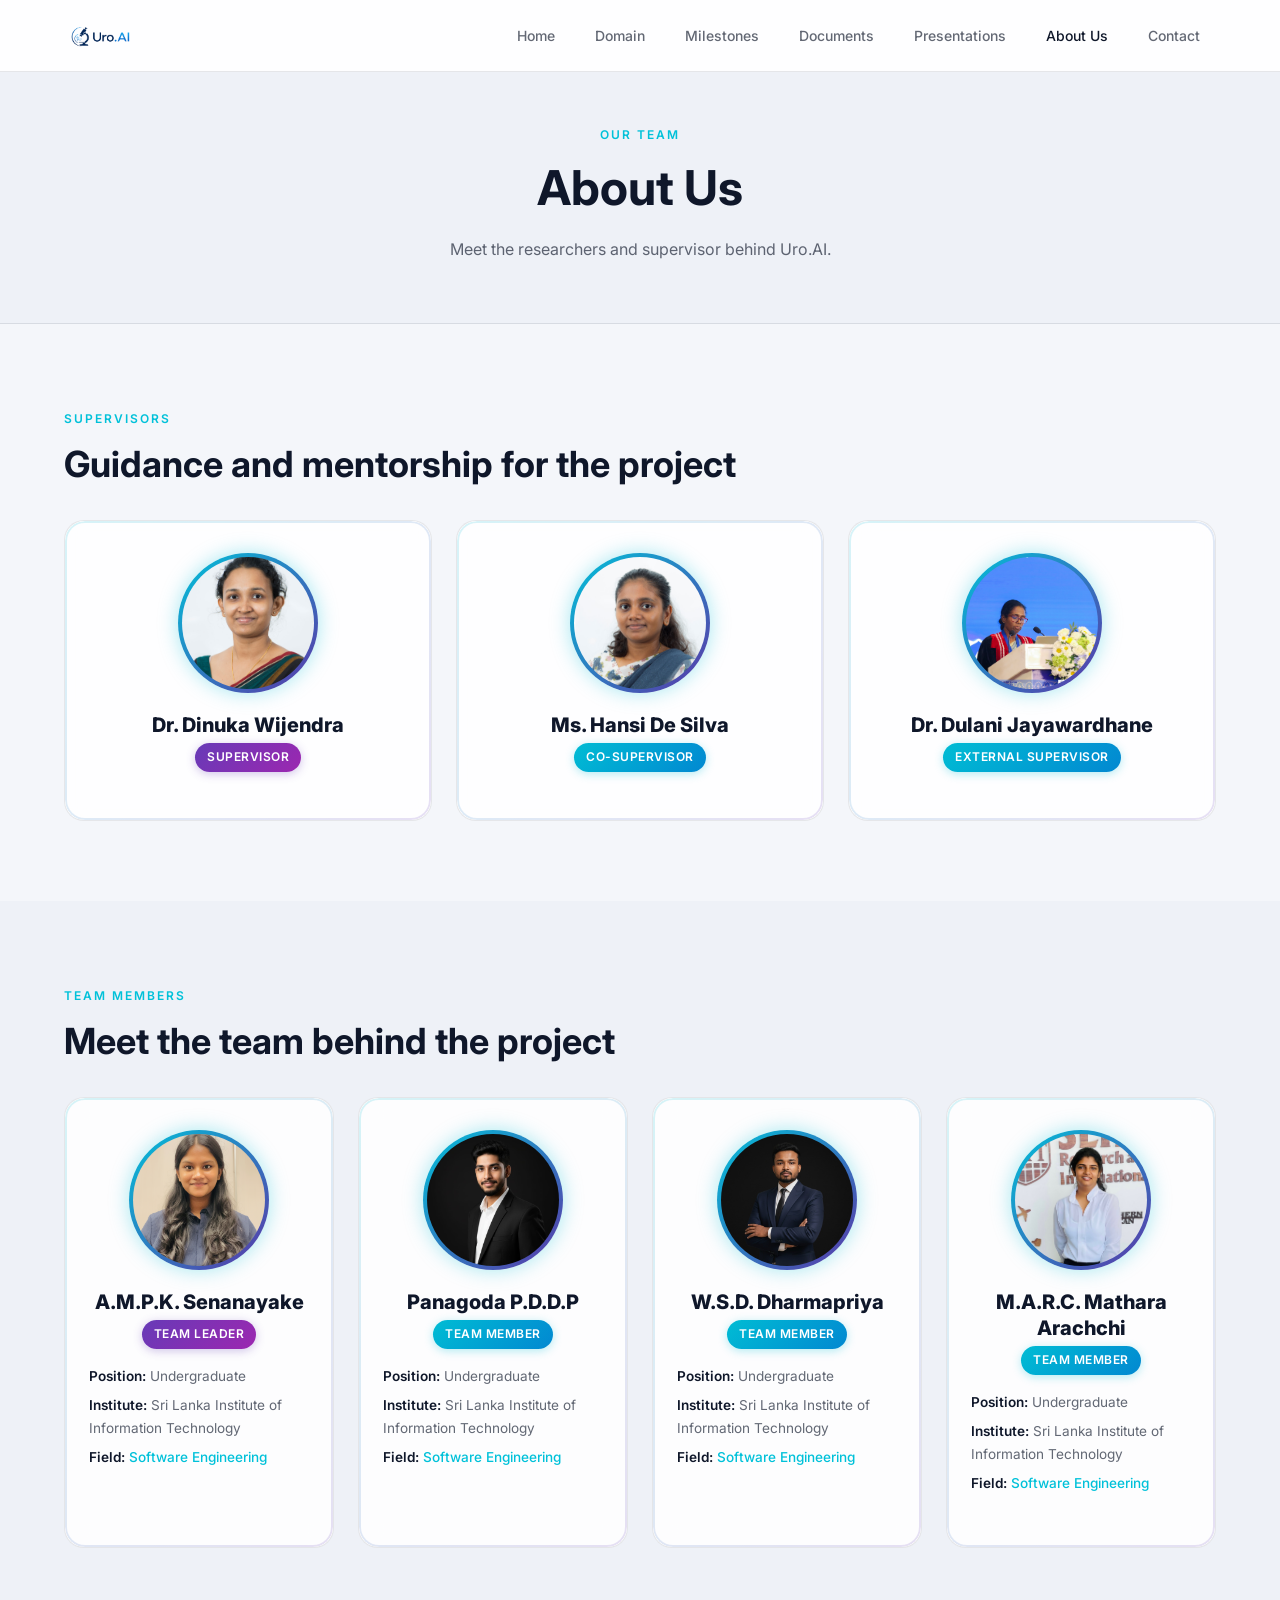
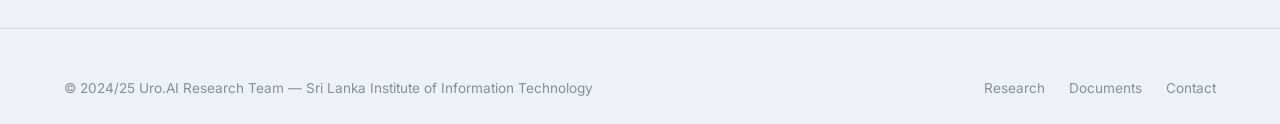
<file: about.html>
<!DOCTYPE html>
<html lang="en">
<head>
  <meta charset="UTF-8">
  <meta name="viewport" content="width=device-width, initial-scale=1.0">
  <meta name="description" content="Meet the research team behind Uro.AI — AI-Based Urine Microscopy Analysis project.">
  <title>About Us — Uro.AI Research</title>
  <link rel="preconnect" href="https://fonts.googleapis.com">
  <link href="https://fonts.googleapis.com/css2?family=Inter:wght@400;500;600;700;800&display=swap" rel="stylesheet">
  <link rel="stylesheet" href="css/style.css">
</head>
<body>

  <nav class="navbar" id="navbar">
    <div class="container">
      <a href="index.html" class="nav-logo"><img src="assets/logo.png" alt="Uro.AI Logo" class="logo-img"></a>
      <div class="nav-links" id="navLinks">
        <a href="index.html">Home</a>
        <a href="domain.html">Domain</a>
        <a href="milestones.html">Milestones</a>
        <a href="documents.html">Documents</a>
        <a href="presentations.html">Presentations</a>
        <a href="about.html" class="active">About Us</a>
        <a href="contact.html">Contact</a>
      </div>
      <button class="nav-toggle" id="navToggle" aria-label="Toggle navigation"><span></span><span></span><span></span></button>
    </div>
  </nav>

  <header class="page-header">
    <div class="container">
      <span class="section-label">Our Team</span>
      <h1>About Us</h1>
      <p>Meet the researchers and supervisor behind Uro.AI.</p>
    </div>
  </header>

  <!-- ===== SUPERVISORS ===== -->
  <section class="fade-in-section">
    <div class="container">
      <span class="section-label">Supervisors</span>
      <h2 class="section-title" style="margin-bottom:2rem;">Guidance and mentorship for the project</h2>

      <div class="team-grid grid-3">
        <!-- Supervisor 1 -->
        <div class="team-card">
          <div class="team-avatar-wrapper">
            <img src="assets/Dinuka Wijendra.png" alt="Dr. Dinuka Wijendra" class="team-avatar-img" onerror="this.src='https://via.placeholder.com/150/0f172a/00bcd4?text=DW';">
          </div>
          <h3 class="team-name">Dr. Dinuka Wijendra</h3>
          <div class="team-badge badge-leader">Supervisor</div>

        </div>

        <!-- Supervisor 2 -->
        <div class="team-card">
          <div class="team-avatar-wrapper">
            <img src="assets/Hansi De Silva.png" alt="Ms. Hansi De Silva" class="team-avatar-img" onerror="this.src='https://via.placeholder.com/150/0f172a/00bcd4?text=HS';">
          </div>
          <h3 class="team-name">Ms. Hansi De Silva</h3>
          <div class="team-badge badge-member">Co-Supervisor</div>
        </div>

        <!-- Supervisor 3 -->
        <div class="team-card">
          <div class="team-avatar-wrapper">
            <img src="assets/Dulani Jayawardhane.jpg" alt="Dr. Dulani Jayawardhane" class="team-avatar-img" onerror="this.src='https://via.placeholder.com/150/0f172a/00bcd4?text=DJ';">
          </div>
          <h3 class="team-name">Dr. Dulani Jayawardhane</h3>
          <div class="team-badge badge-member">External Supervisor</div>
        </div>
      </div>
    </div>
  </section>

  <!-- ===== TEAM MEMBERS ===== -->
  <section class="section-alt fade-in-section">
    <div class="container">
      <span class="section-label">Team Members</span>
      <h2 class="section-title" style="margin-bottom:2rem;">Meet the team behind the project</h2>

      <div class="team-grid grid-4">
        <!-- Card 1 -->
        <div class="team-card">
          <div class="team-avatar-wrapper">
            <img src="assets/A.M.P.K. Senanayake.png" alt="A.M.P.K. Senanayake" class="team-avatar-img" onerror="this.src='https://via.placeholder.com/150/0f172a/00bcd4?text=AS';">
          </div>
          <h3 class="team-name">A.M.P.K. Senanayake</h3>
          <div class="team-badge badge-leader">Team Leader</div>
          <div class="team-details">
            <p><strong>Position:</strong> Undergraduate</p>
            <p><strong>Institute:</strong> Sri Lanka Institute of Information Technology</p>
            <p><strong>Field:</strong> <span class="text-blue">Software Engineering</span></p>
          </div>

        </div>

        <!-- Card 2 -->
        <div class="team-card">
          <div class="team-avatar-wrapper">
            <img src="assets/Panagoda P.D.D.P.jpg" alt="Panagoda P.D.D.P" class="team-avatar-img" onerror="this.src='https://via.placeholder.com/150/0f172a/00bcd4?text=PP';">
          </div>
          <h3 class="team-name">Panagoda P.D.D.P</h3>
          <div class="team-badge badge-member">Team Member</div>
          <div class="team-details">
            <p><strong>Position:</strong> Undergraduate</p>
            <p><strong>Institute:</strong> Sri Lanka Institute of Information Technology</p>
            <p><strong>Field:</strong> <span class="text-blue">Software Engineering</span></p>
          </div>

        </div>

        <!-- Card 3 -->
        <div class="team-card">
          <div class="team-avatar-wrapper">
            <img src="assets/W.S.D. Dharmapriya.jpg" alt="W.S.D. Dharmapriya" class="team-avatar-img" onerror="this.src='https://via.placeholder.com/150/0f172a/00bcd4?text=WD';">
          </div>
          <h3 class="team-name">W.S.D. Dharmapriya</h3>
          <div class="team-badge badge-member">Team Member</div>
          <div class="team-details">
            <p><strong>Position:</strong> Undergraduate</p>
            <p><strong>Institute:</strong> Sri Lanka Institute of Information Technology</p>
            <p><strong>Field:</strong> <span class="text-blue">Software Engineering</span></p>
          </div>

        </div>

        <!-- Card 4 -->
        <div class="team-card">
          <div class="team-avatar-wrapper">
            <img src="assets/M.A.R.C. Mathara Arachchi.jpeg" alt="M.A.R.C. Mathara Arachchi" class="team-avatar-img" onerror="this.src='https://via.placeholder.com/150/0f172a/00bcd4?text=MA';">
          </div>
          <h3 class="team-name">M.A.R.C. Mathara Arachchi</h3>
          <div class="team-badge badge-member">Team Member</div>
          <div class="team-details">
            <p><strong>Position:</strong> Undergraduate</p>
            <p><strong>Institute:</strong> Sri Lanka Institute of Information Technology</p>
            <p><strong>Field:</strong> <span class="text-blue">Software Engineering</span></p>
          </div>

        </div>
      </div>
    </div>
  </section>

  <footer class="footer">
    <div class="container">
      <div class="footer-content">
        <p>&copy; 2024/25 Uro.AI Research Team — Sri Lanka Institute of Information Technology</p>
        <div class="footer-links">
          <a href="domain.html">Research</a>
          <a href="documents.html">Documents</a>
          <a href="contact.html">Contact</a>
        </div>
      </div>
    </div>
  </footer>

  <script src="js/main.js"></script>
</body>
</html>
</file>
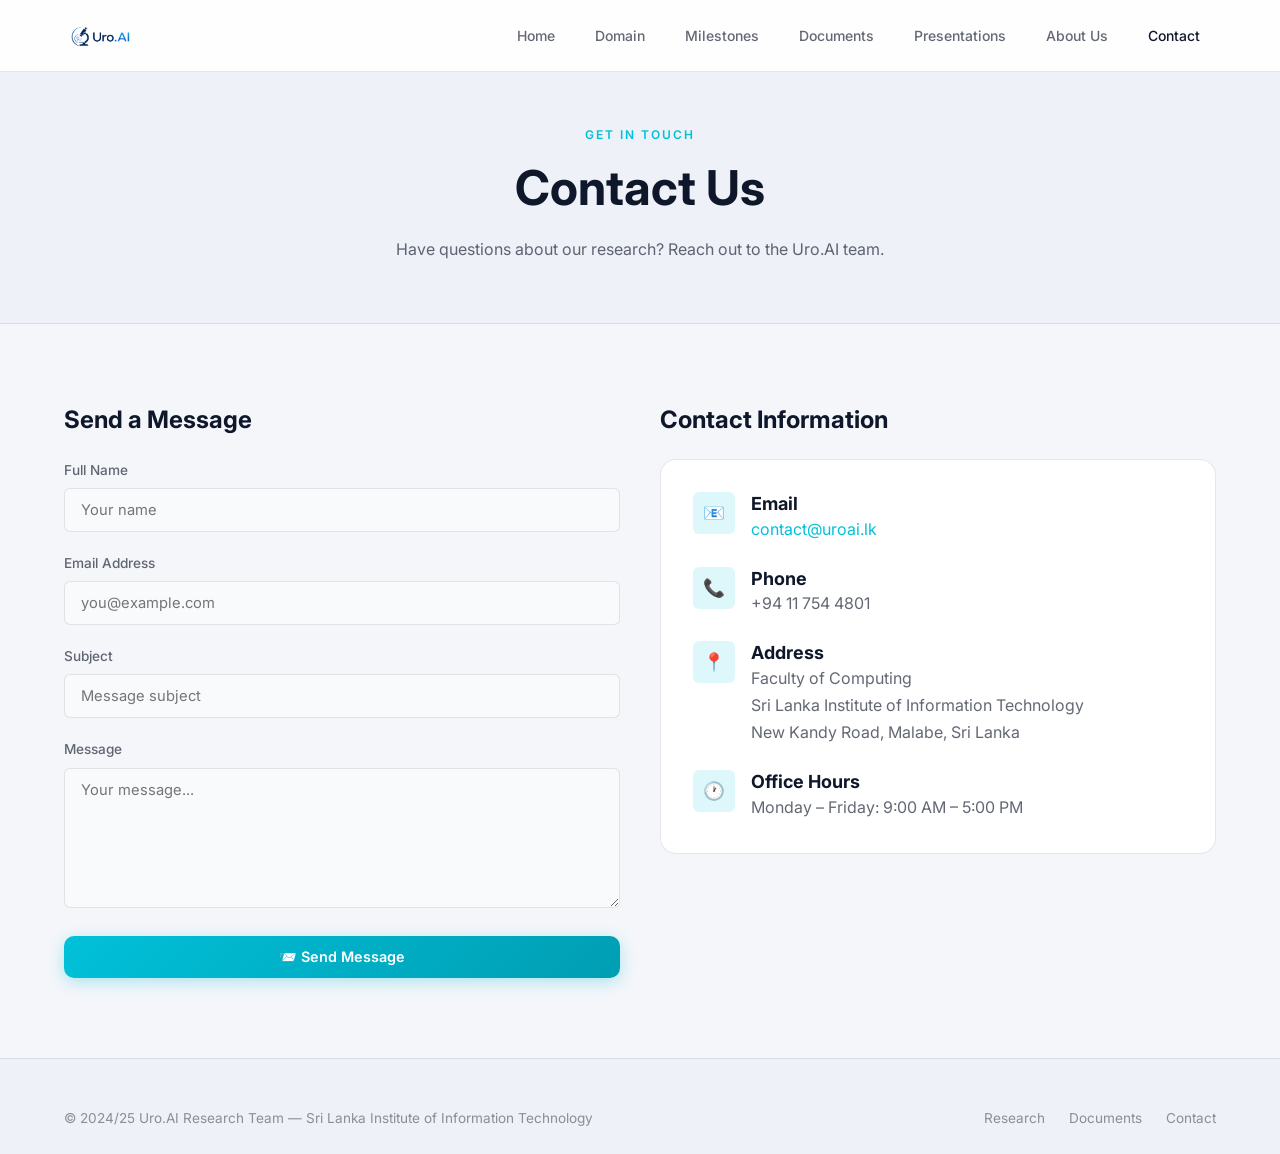
<file: contact.html>
<!DOCTYPE html>
<html lang="en">
<head>
  <meta charset="UTF-8">
  <meta name="viewport" content="width=device-width, initial-scale=1.0">
  <meta name="description" content="Contact the Uro.AI research team for inquiries about AI-Based Urine Microscopy Analysis.">
  <title>Contact — Uro.AI Research</title>
  <link rel="preconnect" href="https://fonts.googleapis.com">
  <link href="https://fonts.googleapis.com/css2?family=Inter:wght@400;500;600;700;800&display=swap" rel="stylesheet">
  <link rel="stylesheet" href="css/style.css">
</head>
<body>

  <nav class="navbar" id="navbar">
    <div class="container">
      <a href="index.html" class="nav-logo"><img src="assets/logo.png" alt="Uro.AI Logo" class="logo-img"></a>
      <div class="nav-links" id="navLinks">
        <a href="index.html">Home</a>
        <a href="domain.html">Domain</a>
        <a href="milestones.html">Milestones</a>
        <a href="documents.html">Documents</a>
        <a href="presentations.html">Presentations</a>
        <a href="about.html">About Us</a>
        <a href="contact.html" class="active">Contact</a>
      </div>
      <button class="nav-toggle" id="navToggle" aria-label="Toggle navigation"><span></span><span></span><span></span></button>
    </div>
  </nav>

  <header class="page-header">
    <div class="container">
      <span class="section-label">Get In Touch</span>
      <h1>Contact Us</h1>
      <p>Have questions about our research? Reach out to the Uro.AI team.</p>
    </div>
  </header>

  <section>
    <div class="container">
      <div class="contact-grid">

        <!-- Contact Form -->
        <div>
          <h3 style="margin-bottom:1.5rem;">Send a Message</h3>
          <form id="contactForm" action="https://api.web3forms.com/submit" method="POST">
            <input type="hidden" name="access_key" value="0daf42af-75c5-4232-8081-df98e35d5a10">
            <input type="hidden" name="subject" value="New Contact from Uro.AI Website">
            <input type="checkbox" name="botcheck" style="display: none;">
            <div class="form-group">
              <label for="name">Full Name</label>
              <input type="text" id="name" name="name" placeholder="Your name" required>
            </div>
            <div class="form-group">
              <label for="email">Email Address</label>
              <input type="email" id="email" name="email" placeholder="you@example.com" required>
            </div>
            <div class="form-group">
              <label for="subject-field">Subject</label>
              <input type="text" id="subject-field" name="subject" placeholder="Message subject" required>
            </div>
            <div class="form-group">
              <label for="message">Message</label>
              <textarea id="message" name="message" placeholder="Your message..." required></textarea>
            </div>
            <button type="submit" id="submitBtn" class="btn btn-primary" style="width:100%; justify-content:center;">📨 Send Message</button>
          </form>
          <div id="formToast" style="display:none; margin-top:16px; padding:14px 20px; border-radius:var(--radius-md); font-size:0.92rem; font-weight:500; text-align:center; transition: all 0.3s ease;"></div>
        </div>

        <!-- Contact Information -->
        <div>
          <h3 style="margin-bottom:1.5rem;">Contact Information</h3>
          <div class="contact-info-card">

            <div class="contact-info-item">
              <div class="contact-info-icon">📧</div>
              <div>
                <h4>Email</h4>
                <p><a href="mailto:contact@uroai.lk">contact@uroai.lk</a></p>
              </div>
            </div>

            <div class="contact-info-item">
              <div class="contact-info-icon">📞</div>
              <div>
                <h4>Phone</h4>
                <p>+94 11 754 4801</p>
              </div>
            </div>

            <div class="contact-info-item">
              <div class="contact-info-icon">📍</div>
              <div>
                <h4>Address</h4>
                <p>Faculty of Computing<br>Sri Lanka Institute of Information Technology<br>New Kandy Road, Malabe, Sri Lanka</p>
              </div>
            </div>

            <div class="contact-info-item">
              <div class="contact-info-icon">🕐</div>
              <div>
                <h4>Office Hours</h4>
                <p>Monday – Friday: 9:00 AM – 5:00 PM</p>
              </div>
            </div>

          </div>
        </div>

      </div>
    </div>
  </section>

  <footer class="footer">
    <div class="container">
      <div class="footer-content">
        <p>&copy; 2024/25 Uro.AI Research Team — Sri Lanka Institute of Information Technology</p>
        <div class="footer-links">
          <a href="domain.html">Research</a>
          <a href="documents.html">Documents</a>
          <a href="contact.html">Contact</a>
        </div>
      </div>
    </div>
  </footer>

  <script src="js/main.js"></script>
  <script>
    const form = document.getElementById('contactForm');
    const toast = document.getElementById('formToast');
    const submitBtn = document.getElementById('submitBtn');

    form.addEventListener('submit', async function(e) {
      e.preventDefault();
      submitBtn.disabled = true;
      submitBtn.innerHTML = '⏳ Sending...';

      const formData = new FormData(form);
      const object = Object.fromEntries(formData);
      const json = JSON.stringify(object);

      try {
        const response = await fetch('https://api.web3forms.com/submit', {
          method: 'POST',
          headers: { 'Content-Type': 'application/json', 'Accept': 'application/json' },
          body: json
        });
        const result = await response.json();

        if (result.success) {
          toast.style.display = 'block';
          toast.style.background = 'rgba(56, 142, 60, 0.1)';
          toast.style.color = '#388e3c';
          toast.style.border = '1px solid rgba(56, 142, 60, 0.25)';
          toast.textContent = '✅ Message sent successfully! We\'ll get back to you soon.';
          form.reset();
        } else {
          throw new Error(result.message || 'Something went wrong');
        }
      } catch (error) {
        toast.style.display = 'block';
        toast.style.background = 'rgba(198, 40, 40, 0.1)';
        toast.style.color = '#c62828';
        toast.style.border = '1px solid rgba(198, 40, 40, 0.25)';
        toast.textContent = '❌ Failed to send message. Please try again.';
      } finally {
        submitBtn.disabled = false;
        submitBtn.innerHTML = '📨 Send Message';
        setTimeout(() => { toast.style.display = 'none'; }, 5000);
      }
    });
  </script>
</body>
</html>
</file>
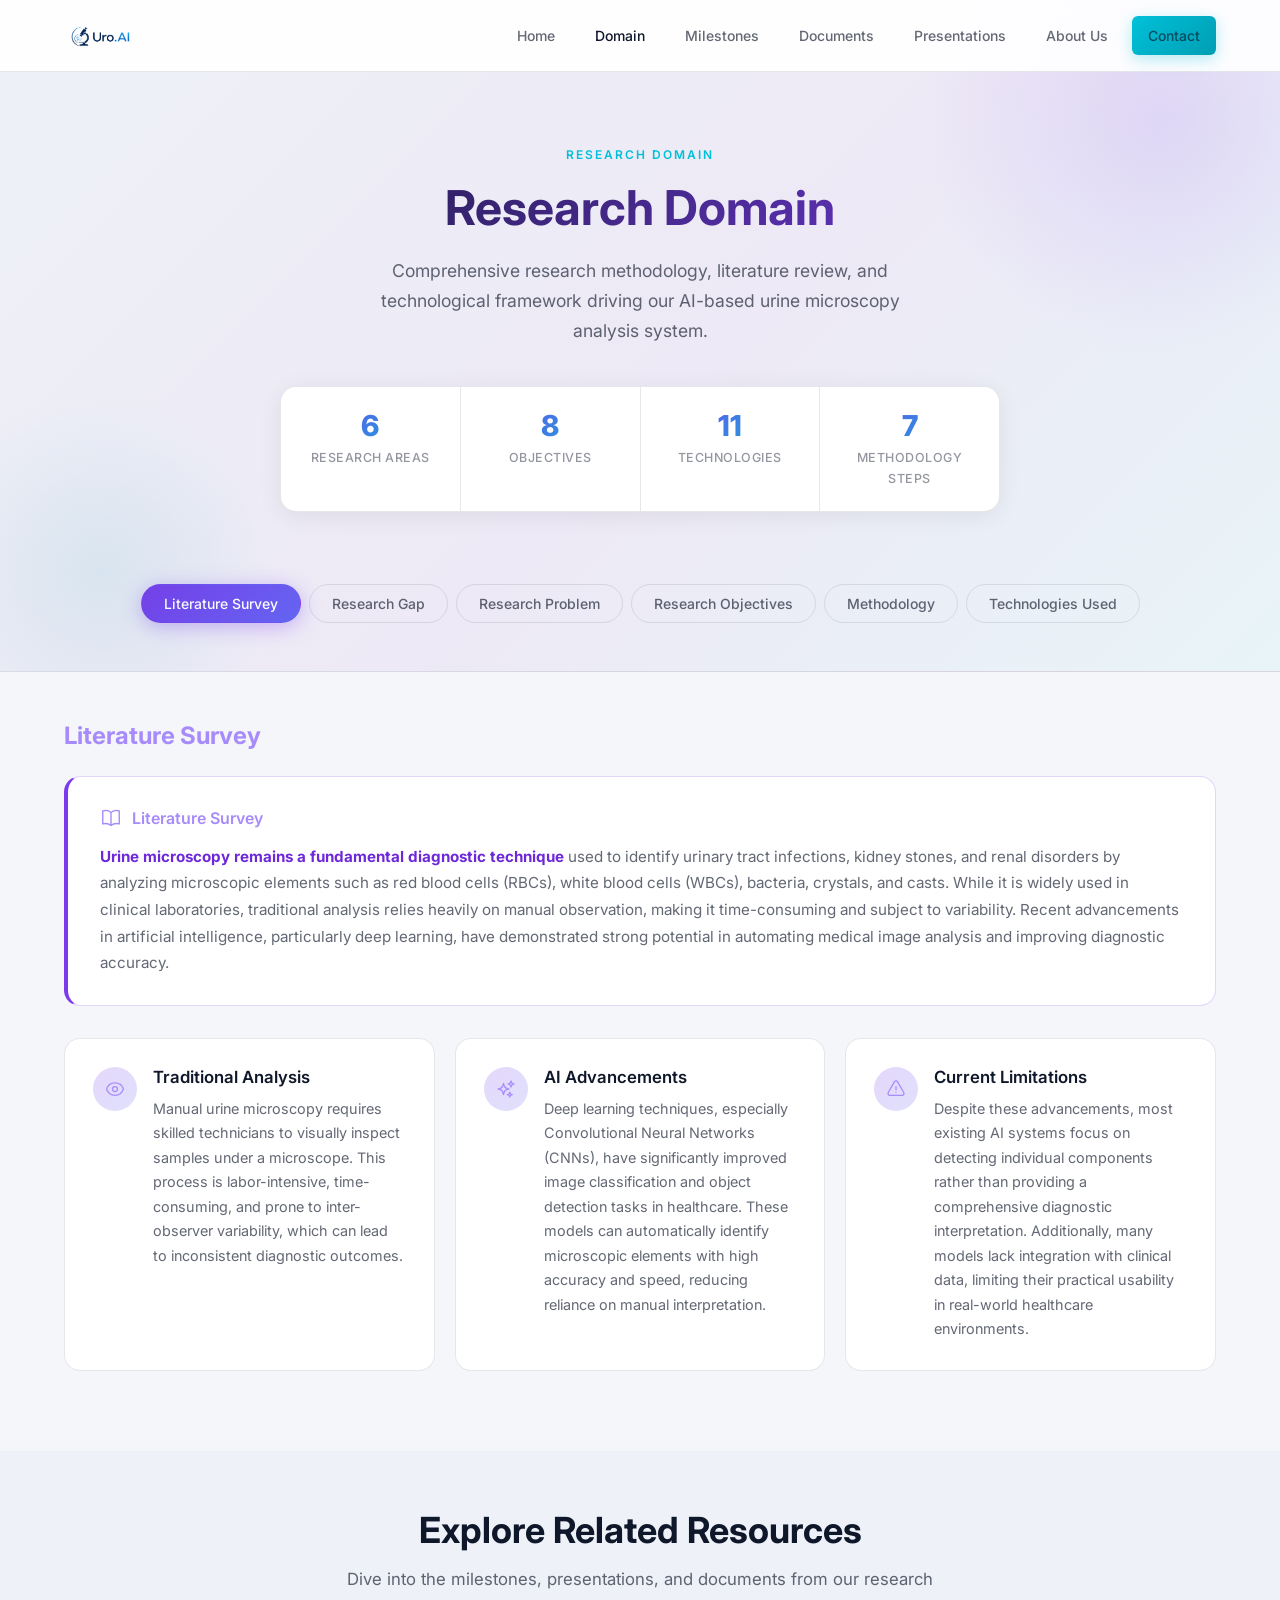
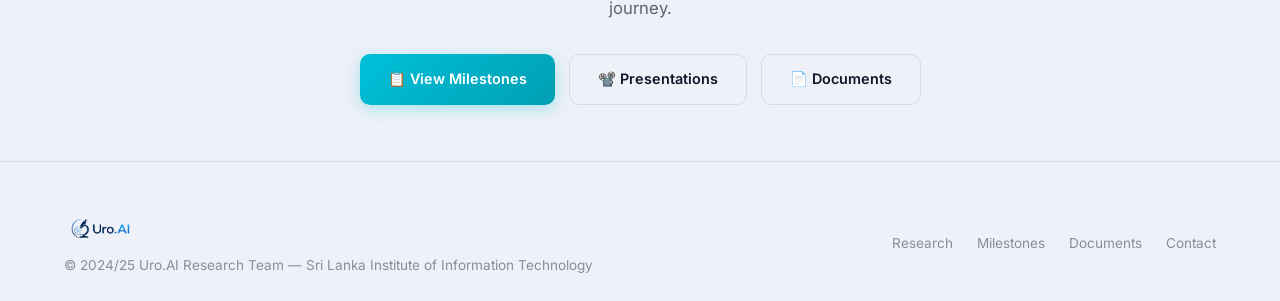
<file: domain.html>
<!DOCTYPE html>
<html lang="en">
<head>
  <meta charset="UTF-8">
  <meta name="viewport" content="width=device-width, initial-scale=1.0">
  <meta name="description" content="Research domain, literature survey, methodology, and technology stack for AI-Based Urine Microscopy Analysis.">
  <title>Domain — Uro.AI Research</title>
  <link rel="preconnect" href="https://fonts.googleapis.com">
  <link href="https://fonts.googleapis.com/css2?family=Inter:wght@400;500;600;700;800&display=swap" rel="stylesheet">
  <link rel="stylesheet" href="css/style.css">
  <style>
    /* ── Domain page premium styles ── */

    /* Hero */
    .domain-hero {
      padding: 140px 0 48px;
      background: linear-gradient(135deg, #eef1f7 0%, #ede9f6 55%, #e8f4f8 100%);
      border-bottom: 1px solid var(--border);
      position: relative;
      overflow: hidden;
      text-align: center;
    }
    .domain-hero::before {
      content: '';
      position: absolute;
      top: -120px; right: -120px;
      width: 480px; height: 480px;
      background: radial-gradient(circle, rgba(124,58,237,0.12), transparent 70%);
      pointer-events: none;
    }
    .domain-hero::after {
      content: '';
      position: absolute;
      bottom: -80px; left: -80px;
      width: 360px; height: 360px;
      background: radial-gradient(circle, rgba(0,151,167,0.09), transparent 70%);
      pointer-events: none;
    }
    .domain-hero .container { position: relative; z-index: 1; }
    .domain-hero h1 {
      font-size: clamp(2rem, 4.5vw, 3rem);
      margin-bottom: 1rem;
      background: linear-gradient(135deg, var(--text-main) 0%, #7c3aed 100%);
      -webkit-background-clip: text;
      -webkit-text-fill-color: transparent;
      background-clip: text;
    }
    .domain-hero p {
      font-size: 1.1rem;
      max-width: 580px;
      margin: 0 auto 2.5rem;
    }

    /* Stats bar */
    .domain-stats {
      display: flex;
      justify-content: center;
      gap: 0;
      background: #fff;
      border: 1px solid var(--border);
      border-radius: var(--radius-lg);
      overflow: hidden;
      margin: 0 auto 2.5rem;
      max-width: 720px;
      box-shadow: var(--shadow-card);
    }
    .domain-stat {
      flex: 1;
      padding: 22px 16px;
      text-align: center;
      border-right: 1px solid var(--border);
    }
    .domain-stat:last-child { border-right: none; }
    .domain-stat-number {
      font-size: 1.8rem;
      font-weight: 800;
      background: linear-gradient(135deg, #7c3aed, var(--primary));
      -webkit-background-clip: text;
      -webkit-text-fill-color: transparent;
      background-clip: text;
      line-height: 1.2;
    }
    .domain-stat-label {
      font-size: 0.78rem;
      color: var(--text-subtle);
      font-weight: 500;
      margin-top: 4px;
      text-transform: uppercase;
      letter-spacing: 0.5px;
    }

    @media (max-width: 768px) {
      .domain-hero { padding: 120px 0 40px; }
      .domain-stats { flex-direction: column; max-width: 320px; }
      .domain-stat { border-right: none; border-bottom: 1px solid var(--border); }
      .domain-stat:last-child { border-bottom: none; }
    }
  </style>
</head>
<body>

  <!-- ===== NAVBAR ===== -->
  <nav class="navbar" id="navbar">
    <div class="container">
      <a href="index.html" class="nav-logo">
        <img src="assets/logo.png" alt="Uro.AI Logo" class="logo-img">
      </a>
      <div class="nav-links" id="navLinks">
        <a href="index.html">Home</a>
        <a href="domain.html" class="active">Domain</a>
        <a href="milestones.html">Milestones</a>
        <a href="documents.html">Documents</a>
        <a href="presentations.html">Presentations</a>
        <a href="about.html">About Us</a>
        <a href="contact.html" class="btn btn-primary btn-sm">Contact</a>
      </div>
      <button class="nav-toggle" id="navToggle" aria-label="Toggle navigation">
        <span></span><span></span><span></span>
      </button>
    </div>
  </nav>

  <!-- ===== DOMAIN HERO ===== -->
  <header class="domain-hero">
    <div class="container">
      <span class="section-label">Research Domain</span>
      <h1>Research Domain</h1>
      <p>Comprehensive research methodology, literature review, and technological framework driving our AI-based urine microscopy analysis system.</p>

      <!-- Stats bar -->
      <div class="domain-stats">
        <div class="domain-stat">
          <div class="domain-stat-number">6</div>
          <div class="domain-stat-label">Research Areas</div>
        </div>
        <div class="domain-stat">
          <div class="domain-stat-number">8</div>
          <div class="domain-stat-label">Objectives</div>
        </div>
        <div class="domain-stat">
          <div class="domain-stat-number">11</div>
          <div class="domain-stat-label">Technologies</div>
        </div>
        <div class="domain-stat">
          <div class="domain-stat-number">7</div>
          <div class="domain-stat-label">Methodology Steps</div>
        </div>
      </div>
    </div>

    <!-- Tab Navigation -->
    <div class="domain-tabs-nav" id="domainTabsNav">
      <button class="domain-tab-btn active" data-tab="literature">Literature Survey</button>
      <button class="domain-tab-btn" data-tab="gap">Research Gap</button>
      <button class="domain-tab-btn" data-tab="problem">Research Problem</button>
      <button class="domain-tab-btn" data-tab="objectives">Research Objectives</button>
      <button class="domain-tab-btn" data-tab="methodology">Methodology</button>
      <button class="domain-tab-btn" data-tab="technologies">Technologies Used</button>
    </div>
  </header>

  <!-- ===== DOMAIN CONTENT ===== -->
  <section class="domain-section">
    <div class="container">

      <!-- ========== TAB 1: LITERATURE SURVEY ========== -->
      <div class="domain-tab-content active" id="tab-literature">
        <h2 class="domain-tab-title">Literature Survey</h2>

        <!-- Highlight Card -->
        <div class="domain-highlight-card">
          <div class="hl-label">
            <svg xmlns="http://www.w3.org/2000/svg" fill="none" viewBox="0 0 24 24" stroke-width="1.5" stroke="currentColor"><path stroke-linecap="round" stroke-linejoin="round" d="M12 6.042A8.967 8.967 0 0 0 6 3.75c-1.052 0-2.062.18-3 .512v14.25A8.987 8.987 0 0 1 6 18c2.305 0 4.408.867 6 2.292m0-14.25a8.966 8.966 0 0 1 6-2.292c1.052 0 2.062.18 3 .512v14.25A8.987 8.987 0 0 0 18 18a8.967 8.967 0 0 0-6 2.292m0-14.25v14.25"/></svg>
            Literature Survey
          </div>
          <p class="hl-text"><strong>Urine microscopy remains a fundamental diagnostic technique</strong> used to identify urinary tract infections, kidney stones, and renal disorders by analyzing microscopic elements such as red blood cells (RBCs), white blood cells (WBCs), bacteria, crystals, and casts. While it is widely used in clinical laboratories, traditional analysis relies heavily on manual observation, making it time-consuming and subject to variability. Recent advancements in artificial intelligence, particularly deep learning, have demonstrated strong potential in automating medical image analysis and improving diagnostic accuracy.</p>
        </div>

        <!-- Info Cards -->
        <div class="domain-cards-grid">
          <div class="domain-info-card">
            <div class="dic-icon">
              <svg xmlns="http://www.w3.org/2000/svg" fill="none" viewBox="0 0 24 24" stroke-width="1.5" stroke="currentColor"><path stroke-linecap="round" stroke-linejoin="round" d="M2.036 12.322a1.012 1.012 0 0 1 0-.639C3.423 7.51 7.36 4.5 12 4.5c4.638 0 8.573 3.007 9.963 7.178.07.207.07.431 0 .639C20.577 16.49 16.64 19.5 12 19.5c-4.638 0-8.573-3.007-9.963-7.178Z"/><path stroke-linecap="round" stroke-linejoin="round" d="M15 12a3 3 0 1 1-6 0 3 3 0 0 1 6 0Z"/></svg>
            </div>
            <div>
              <h4>Traditional Analysis</h4>
              <p>Manual urine microscopy requires skilled technicians to visually inspect samples under a microscope. This process is labor-intensive, time-consuming, and prone to inter-observer variability, which can lead to inconsistent diagnostic outcomes.</p>
            </div>
          </div>

          <div class="domain-info-card">
            <div class="dic-icon">
              <svg xmlns="http://www.w3.org/2000/svg" fill="none" viewBox="0 0 24 24" stroke-width="1.5" stroke="currentColor"><path stroke-linecap="round" stroke-linejoin="round" d="M9.813 15.904 9 18.75l-.813-2.846a4.5 4.5 0 0 0-3.09-3.09L2.25 12l2.846-.813a4.5 4.5 0 0 0 3.09-3.09L9 5.25l.813 2.846a4.5 4.5 0 0 0 3.09 3.09L15.75 12l-2.846.813a4.5 4.5 0 0 0-3.09 3.09ZM18.259 8.715 18 9.75l-.259-1.035a3.375 3.375 0 0 0-2.455-2.456L14.25 6l1.036-.259a3.375 3.375 0 0 0 2.455-2.456L18 2.25l.259 1.035a3.375 3.375 0 0 0 2.455 2.456L21.75 6l-1.036.259a3.375 3.375 0 0 0-2.455 2.456ZM16.894 20.567 16.5 21.75l-.394-1.183a2.25 2.25 0 0 0-1.423-1.423L13.5 18.75l1.183-.394a2.25 2.25 0 0 0 1.423-1.423l.394-1.183.394 1.183a2.25 2.25 0 0 0 1.423 1.423l1.183.394-1.183.394a2.25 2.25 0 0 0-1.423 1.423Z"/></svg>
            </div>
            <div>
              <h4>AI Advancements</h4>
              <p>Deep learning techniques, especially Convolutional Neural Networks (CNNs), have significantly improved image classification and object detection tasks in healthcare. These models can automatically identify microscopic elements with high accuracy and speed, reducing reliance on manual interpretation.</p>
            </div>
          </div>

          <div class="domain-info-card">
            <div class="dic-icon">
              <svg xmlns="http://www.w3.org/2000/svg" fill="none" viewBox="0 0 24 24" stroke-width="1.5" stroke="currentColor"><path stroke-linecap="round" stroke-linejoin="round" d="M12 9v3.75m-9.303 3.376c-.866 1.5.217 3.374 1.948 3.374h14.71c1.73 0 2.813-1.874 1.948-3.374L13.949 3.378c-.866-1.5-3.032-1.5-3.898 0L2.697 16.126ZM12 15.75h.007v.008H12v-.008Z"/></svg>
            </div>
            <div>
              <h4>Current Limitations</h4>
              <p>Despite these advancements, most existing AI systems focus on detecting individual components rather than providing a comprehensive diagnostic interpretation. Additionally, many models lack integration with clinical data, limiting their practical usability in real-world healthcare environments.</p>
            </div>
          </div>
        </div>
      </div>

      <!-- ========== TAB 2: RESEARCH GAP ========== -->
      <div class="domain-tab-content" id="tab-gap">
        <h2 class="domain-tab-title">Research Gap</h2>

        <div class="domain-highlight-card">
          <div class="hl-label">
            <svg xmlns="http://www.w3.org/2000/svg" fill="none" viewBox="0 0 24 24" stroke-width="1.5" stroke="currentColor"><path stroke-linecap="round" stroke-linejoin="round" d="m21 21-5.197-5.197m0 0A7.5 7.5 0 1 0 5.196 5.196a7.5 7.5 0 0 0 10.607 10.607Z"/></svg>
            Research Gap
          </div>
          <p class="hl-text"><strong>The literature review highlights several critical limitations</strong> in existing urine microscopy analysis systems, indicating the need for a more integrated, intelligent, and clinically relevant solution.</p>
        </div>

        <div class="domain-cards-grid">
          <div class="domain-info-card">
            <div class="dic-icon">
              <svg xmlns="http://www.w3.org/2000/svg" fill="none" viewBox="0 0 24 24" stroke-width="1.5" stroke="currentColor"><path stroke-linecap="round" stroke-linejoin="round" d="M3.75 6A2.25 2.25 0 0 1 6 3.75h2.25A2.25 2.25 0 0 1 10.5 6v2.25a2.25 2.25 0 0 1-2.25 2.25H6a2.25 2.25 0 0 1-2.25-2.25V6ZM3.75 15.75A2.25 2.25 0 0 1 6 13.5h2.25a2.25 2.25 0 0 1 2.25 2.25V18a2.25 2.25 0 0 1-2.25 2.25H6A2.25 2.25 0 0 1 3.75 18v-2.25ZM13.5 6a2.25 2.25 0 0 1 2.25-2.25H18A2.25 2.25 0 0 1 20.25 6v2.25A2.25 2.25 0 0 1 18 10.5h-2.25a2.25 2.25 0 0 1-2.25-2.25V6ZM13.5 15.75a2.25 2.25 0 0 1 2.25-2.25H18a2.25 2.25 0 0 1 2.25 2.25V18A2.25 2.25 0 0 1 18 20.25h-2.25a2.25 2.25 0 0 1-2.25-2.25v-2.25Z"/></svg>
            </div>
            <div>
              <h4>Fragmented Detection Systems</h4>
              <p>Most current solutions are designed to detect only a single type of microscopic component (e.g., RBCs or bacteria). There is a lack of unified systems capable of analyzing multiple elements simultaneously within a single framework.</p>
            </div>
          </div>

          <div class="domain-info-card">
            <div class="dic-icon">
              <svg xmlns="http://www.w3.org/2000/svg" fill="none" viewBox="0 0 24 24" stroke-width="1.5" stroke="currentColor"><path stroke-linecap="round" stroke-linejoin="round" d="M9.75 3.104v5.714a2.25 2.25 0 0 1-.659 1.591L5 14.5M9.75 3.104c-.251.023-.501.05-.75.082m.75-.082a24.301 24.301 0 0 1 4.5 0m0 0v5.714c0 .597.237 1.17.659 1.591L19.8 15.3M14.25 3.104c.251.023.501.05.75.082M19.8 15.3l-1.57.393A9.065 9.065 0 0 1 12 15a9.065 9.065 0 0 0-6.23.693L5 14.5m14.8.8 1.402 1.402c1.232 1.232.65 3.318-1.067 3.611A48.309 48.309 0 0 1 12 21c-2.773 0-5.491-.235-8.135-.687-1.718-.293-2.3-2.379-1.067-3.61L5 14.5"/></svg>
            </div>
            <div>
              <h4>Lack of Clinical Interpretation</h4>
              <p>Existing models primarily output detection results without translating them into meaningful clinical insights or disease predictions, limiting their usefulness for medical professionals.</p>
            </div>
          </div>

          <div class="domain-info-card">
            <div class="dic-icon">
              <svg xmlns="http://www.w3.org/2000/svg" fill="none" viewBox="0 0 24 24" stroke-width="1.5" stroke="currentColor"><path stroke-linecap="round" stroke-linejoin="round" d="M20.25 6.375c0 2.278-3.694 4.125-8.25 4.125S3.75 8.653 3.75 6.375m16.5 0c0-2.278-3.694-4.125-8.25-4.125S3.75 4.097 3.75 6.375m16.5 0v11.25c0 2.278-3.694 4.125-8.25 4.125s-8.25-1.847-8.25-4.125V6.375m16.5 0v3.75m-16.5-3.75v3.75m16.5 0v3.75C20.25 16.153 16.556 18 12 18s-8.25-1.847-8.25-4.125v-3.75m16.5 0c0 2.278-3.694 4.125-8.25 4.125s-8.25-1.847-8.25-4.125"/></svg>
            </div>
            <div>
              <h4>Poor Data Integration</h4>
              <p>Many approaches rely solely on image data and do not incorporate patient-specific information such as symptoms, medical history, or lab results, which are crucial for accurate diagnosis.</p>
            </div>
          </div>

          <div class="domain-info-card">
            <div class="dic-icon">
              <svg xmlns="http://www.w3.org/2000/svg" fill="none" viewBox="0 0 24 24" stroke-width="1.5" stroke="currentColor"><path stroke-linecap="round" stroke-linejoin="round" d="M3 13.125C3 12.504 3.504 12 4.125 12h2.25c.621 0 1.125.504 1.125 1.125v6.75C7.5 20.496 6.996 21 6.375 21h-2.25A1.125 1.125 0 0 1 3 19.875v-6.75ZM9.75 8.625c0-.621.504-1.125 1.125-1.125h2.25c.621 0 1.125.504 1.125 1.125v11.25c0 .621-.504 1.125-1.125 1.125h-2.25a1.125 1.125 0 0 1-1.125-1.125V8.625ZM16.5 4.125c0-.621.504-1.125 1.125-1.125h2.25C20.496 3 21 3.504 21 4.125v15.75c0 .621-.504 1.125-1.125 1.125h-2.25a1.125 1.125 0 0 1-1.125-1.125V4.125Z"/></svg>
            </div>
            <div>
              <h4>Dataset Limitations</h4>
              <p>Available datasets often suffer from class imbalance, limited diversity, and lack of standardization, which negatively impacts model generalization and real-world performance.</p>
            </div>
          </div>
        </div>
      </div>

      <!-- ========== TAB 3: RESEARCH PROBLEM ========== -->
      <div class="domain-tab-content" id="tab-problem">
        <h2 class="domain-tab-title">Research Problem</h2>

        <div class="domain-highlight-card">
          <div class="hl-label">
            <svg xmlns="http://www.w3.org/2000/svg" fill="none" viewBox="0 0 24 24" stroke-width="1.5" stroke="currentColor"><path stroke-linecap="round" stroke-linejoin="round" d="M12 9v3.75m9-.75a9 9 0 1 1-18 0 9 9 0 0 1 18 0Zm-9 3.75h.008v.008H12v-.008Z"/></svg>
            Research Problem
          </div>
          <p class="hl-text"><strong>Urinary diseases such as urinary tract infections, kidney stones, and renal disorders are often underdiagnosed</strong> due to the limitations of traditional urine microscopy methods. The absence of automated, intelligent systems results in delays, inconsistencies, and reduced diagnostic efficiency.</p>
        </div>

        <div class="domain-mini-grid">
          <div class="domain-mini-card">
            <div class="dmc-icon">
              <svg xmlns="http://www.w3.org/2000/svg" fill="none" viewBox="0 0 24 24" stroke-width="1.5" stroke="currentColor"><path stroke-linecap="round" stroke-linejoin="round" d="M15.75 6a3.75 3.75 0 1 1-7.5 0 3.75 3.75 0 0 1 7.5 0ZM4.501 20.118a7.5 7.5 0 0 1 14.998 0A17.933 17.933 0 0 1 12 21.75c-2.676 0-5.216-.584-7.499-1.632Z"/></svg>
            </div>
            <h4>Manual Dependency</h4>
            <p>Diagnosis heavily depends on trained laboratory professionals, making the process less scalable and prone to human error.</p>
          </div>
          <div class="domain-mini-card">
            <div class="dmc-icon">
              <svg xmlns="http://www.w3.org/2000/svg" fill="none" viewBox="0 0 24 24" stroke-width="1.5" stroke="currentColor"><path stroke-linecap="round" stroke-linejoin="round" d="M12 6v6h4.5m4.5 0a9 9 0 1 1-18 0 9 9 0 0 1 18 0Z"/></svg>
            </div>
            <h4>Time Consumption</h4>
            <p>Manual analysis of urine samples requires significant time, delaying diagnosis and treatment, especially in high-volume clinical settings.</p>
          </div>
          <div class="domain-mini-card">
            <div class="dmc-icon">
              <svg xmlns="http://www.w3.org/2000/svg" fill="none" viewBox="0 0 24 24" stroke-width="1.5" stroke="currentColor"><path stroke-linecap="round" stroke-linejoin="round" d="M11.42 15.17 17.25 21A2.652 2.652 0 0 0 21 17.25l-5.877-5.877M11.42 15.17l2.496-3.03c.317-.384.74-.626 1.208-.766M11.42 15.17l-4.655 5.653a2.548 2.548 0 1 1-3.586-3.586l6.837-5.63m5.108-.233c.55-.164 1.163-.188 1.743-.14a4.5 4.5 0 0 0 4.486-6.336l-3.276 3.277a3.004 3.004 0 0 1-2.25-2.25l3.276-3.276a4.5 4.5 0 0 0-6.336 4.486c.049.58.025 1.193-.14 1.743"/></svg>
            </div>
            <h4>Lack of Automation</h4>
            <p>There is no widely adopted automated system that can perform end-to-end urine microscopy analysis and disease prediction.</p>
          </div>
          <div class="domain-mini-card">
            <div class="dmc-icon">
              <svg xmlns="http://www.w3.org/2000/svg" fill="none" viewBox="0 0 24 24" stroke-width="1.5" stroke="currentColor"><path stroke-linecap="round" stroke-linejoin="round" d="M3 7.5 7.5 3m0 0L12 7.5M7.5 3v13.5m13.5 0L16.5 21m0 0L12 16.5m4.5 4.5V7.5"/></svg>
            </div>
            <h4>Inconsistent Results</h4>
            <p>Variability between different observers can lead to inconsistent and unreliable diagnostic outcomes.</p>
          </div>
        </div>
      </div>

      <!-- ========== TAB 4: RESEARCH OBJECTIVES ========== -->
      <div class="domain-tab-content" id="tab-objectives">
        <h2 class="domain-tab-title">Research Objectives</h2>

        <div class="domain-highlight-card">
          <div class="hl-label">
            <svg xmlns="http://www.w3.org/2000/svg" fill="none" viewBox="0 0 24 24" stroke-width="1.5" stroke="currentColor"><path stroke-linecap="round" stroke-linejoin="round" d="M9 12.75 11.25 15 15 9.75M21 12a9 9 0 1 1-18 0 9 9 0 0 1 18 0Z"/></svg>
            Main Objective
          </div>
          <p class="hl-text"><strong>The primary objective of this research is to develop an AI-powered, scalable system</strong> for automated urine microscopy analysis that enhances early detection and diagnosis of urinary-related diseases.</p>
        </div>

        <div class="domain-obj-grid">
          <div class="domain-obj-card">
            <div class="obj-num">1</div>
            <p>Develop models to accurately detect microscopic elements such as RBCs, WBCs, bacteria, crystals, and casts</p>
          </div>
          <div class="domain-obj-card">
            <div class="obj-num">2</div>
            <p>Analyze morphological patterns to support disease identification</p>
          </div>
          <div class="domain-obj-card">
            <div class="obj-num">3</div>
            <p>Predict urinary tract infections based on detected components</p>
          </div>
          <div class="domain-obj-card">
            <div class="obj-num">4</div>
            <p>Identify indicators related to kidney stone formation</p>
          </div>
          <div class="domain-obj-card">
            <div class="obj-num">5</div>
            <p>Detect patterns associated with renal diseases</p>
          </div>
          <div class="domain-obj-card">
            <div class="obj-num">6</div>
            <p>Integrate patient clinical data to improve prediction accuracy</p>
          </div>
          <div class="domain-obj-card">
            <div class="obj-num">7</div>
            <p>Provide explainable AI outputs for transparency and clinical trust</p>
          </div>
          <div class="domain-obj-card">
            <div class="obj-num">8</div>
            <p>Develop a real-time web-based system for practical deployment</p>
          </div>
        </div>
      </div>

      <!-- ========== TAB 5: METHODOLOGY ========== -->
      <div class="domain-tab-content" id="tab-methodology">
        <h2 class="domain-tab-title">Methodology</h2>

        <div class="domain-steps">
          <div class="domain-step-card">
            <div class="step-num">01</div>
            <div>
              <h4>Image Collection</h4>
              <p>Acquire urine microscopy images from publicly available datasets and clinical sources to ensure diversity and reliability.</p>
            </div>
          </div>
          <div class="domain-step-card">
            <div class="step-num">02</div>
            <div>
              <h4>Preprocessing</h4>
              <p>Apply image enhancement techniques such as resizing, normalization, and data augmentation to improve model performance.</p>
            </div>
          </div>
          <div class="domain-step-card">
            <div class="step-num">03</div>
            <div>
              <h4>Model Training</h4>
              <p>Train deep learning models (CNN-based architectures and object detection models like YOLO) for accurate identification of microscopic components.</p>
            </div>
          </div>
          <div class="domain-step-card">
            <div class="step-num">04</div>
            <div>
              <h4>Feature Extraction</h4>
              <p>Extract relevant visual features from images to support classification and disease prediction.</p>
            </div>
          </div>
          <div class="domain-step-card">
            <div class="step-num">05</div>
            <div>
              <h4>Prediction Engine</h4>
              <p>Develop a system that combines detected components to generate disease predictions.</p>
            </div>
          </div>
          <div class="domain-step-card">
            <div class="step-num">06</div>
            <div>
              <h4>Explainable AI</h4>
              <p>Integrate visualization techniques such as heatmaps to highlight important regions influencing model decisions.</p>
            </div>
          </div>
          <div class="domain-step-card">
            <div class="step-num">07</div>
            <div>
              <h4>Web Integration</h4>
              <p>Deploy the system as a user-friendly web application for real-time analysis and accessibility.</p>
            </div>
          </div>
        </div>
      </div>

      <!-- ========== TAB 6: TECHNOLOGIES USED ========== -->
      <div class="domain-tab-content" id="tab-technologies">
        <h2 class="domain-tab-title">Technologies Used</h2>

        <div class="domain-tech-grid">
          <div class="domain-tech-card">
            <div class="dtc-icon">🐍</div>
            <h4>Python</h4>
            <p>Core programming language for AI and backend development</p>
          </div>
          <div class="domain-tech-card">
            <div class="dtc-icon">🧠</div>
            <h4>TensorFlow</h4>
            <p>Deep learning framework for training models</p>
          </div>
          <div class="domain-tech-card">
            <div class="dtc-icon">⚛️</div>
            <h4>React / Next.js</h4>
            <p>Frontend framework for building interactive UI</p>
          </div>
          <div class="domain-tech-card">
            <div class="dtc-icon">🟢</div>
            <h4>Node.js</h4>
            <p>Backend server for handling API requests</p>
          </div>
          <div class="domain-tech-card">
            <div class="dtc-icon">🌶️</div>
            <h4>Flask</h4>
            <p>Lightweight API service for ML model integration</p>
          </div>
          <div class="domain-tech-card">
            <div class="dtc-icon">🍃</div>
            <h4>MongoDB</h4>
            <p>Database for storing user and analysis data</p>
          </div>
          <div class="domain-tech-card">
            <div class="dtc-icon">🐳</div>
            <h4>Docker</h4>
            <p>Containerization for consistent deployment</p>
          </div>
          <div class="domain-tech-card">
            <div class="dtc-icon">☁️</div>
            <h4>AWS</h4>
            <p>Cloud platform for hosting and scalability</p>
          </div>
          <div class="domain-tech-card">
            <div class="dtc-icon">📊</div>
            <h4>Kaggle</h4>
            <p>Dataset sourcing and experimentation</p>
          </div>
          <div class="domain-tech-card">
            <div class="dtc-icon">💻</div>
            <h4>Google Colab</h4>
            <p>Model training and experimentation environment</p>
          </div>
          <div class="domain-tech-card">
            <div class="dtc-icon">🎨</div>
            <h4>Figma</h4>
            <p>UI/UX design and prototyping</p>
          </div>
        </div>
      </div>

    </div>
  </section>

  <!-- ===== CTA ===== -->
  <section class="domain-section" style="padding: 56px 0; text-align: center; background: var(--bg-section);">
    <div class="container">
      <h2 class="section-title" style="margin-bottom: 0.75rem;">Explore Related Resources</h2>
      <p class="section-subtitle" style="margin: 0 auto 2rem;">Dive into the milestones, presentations, and documents from our research journey.</p>
      <div style="display:flex; gap:14px; justify-content:center; flex-wrap:wrap;">
        <a href="milestones.html" class="btn btn-primary">📋 View Milestones</a>
        <a href="presentations.html" class="btn btn-outline">📽️ Presentations</a>
        <a href="documents.html" class="btn btn-outline">📄 Documents</a>
      </div>
    </div>
  </section>

  <!-- ===== FOOTER ===== -->
  <footer class="footer">
    <div class="container">
      <div class="footer-content">
        <div>
          <div class="nav-logo" style="margin-bottom:8px;">
            <img src="assets/logo.png" alt="Uro.AI Logo" class="logo-img">
          </div>
          <p style="max-width:none;">© 2024/25 Uro.AI Research Team — Sri Lanka Institute of Information Technology</p>
        </div>
        <div class="footer-links">
          <a href="domain.html">Research</a>
          <a href="milestones.html">Milestones</a>
          <a href="documents.html">Documents</a>
          <a href="contact.html">Contact</a>
        </div>
      </div>
    </div>
  </footer>

  <script src="js/main.js"></script>
  <script>
    // Domain Tab Switching
    (function() {
      const tabBtns = document.querySelectorAll('.domain-tab-btn');
      const tabContents = document.querySelectorAll('.domain-tab-content');

      tabBtns.forEach(btn => {
        btn.addEventListener('click', () => {
          const targetTab = btn.getAttribute('data-tab');

          // Deactivate all
          tabBtns.forEach(b => b.classList.remove('active'));
          tabContents.forEach(c => c.classList.remove('active'));

          // Activate clicked
          btn.classList.add('active');
          const target = document.getElementById('tab-' + targetTab);
          if (target) target.classList.add('active');
        });
      });
    })();
  </script>
</body>
</html>
</file>
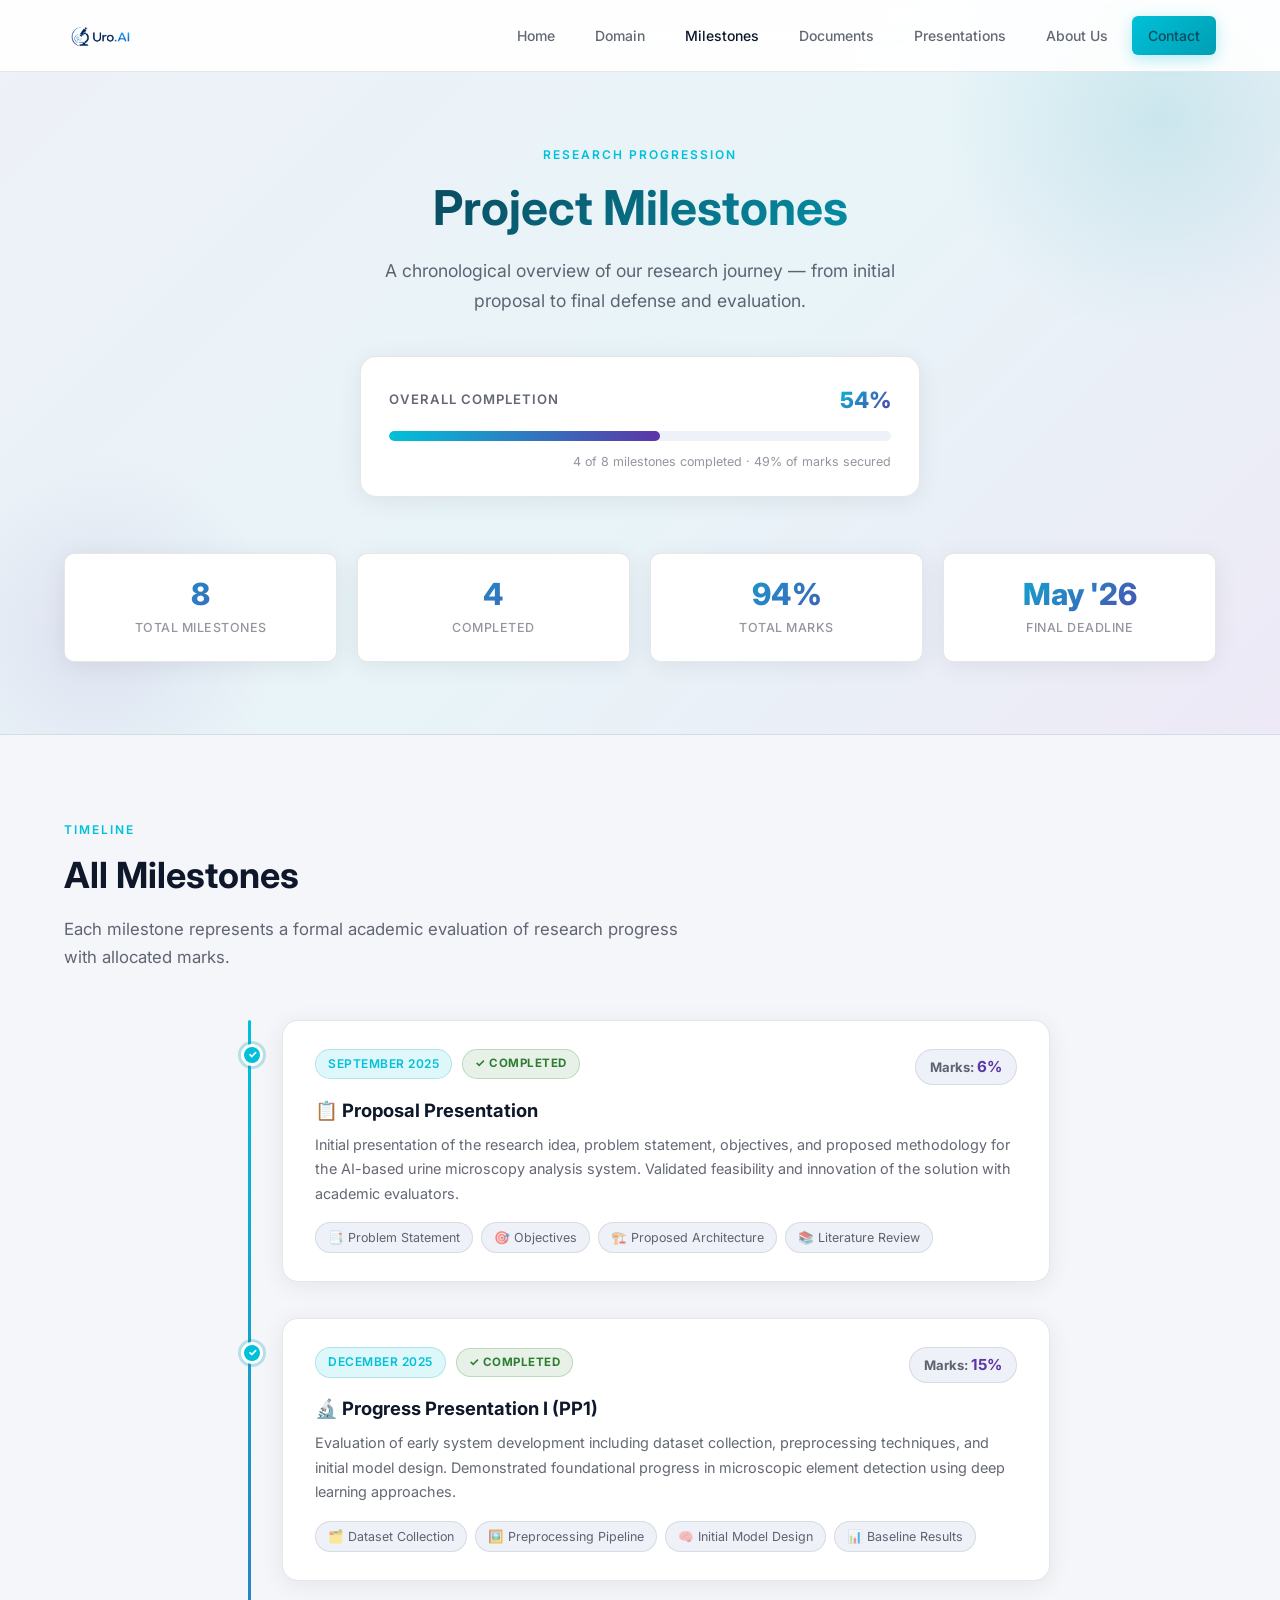
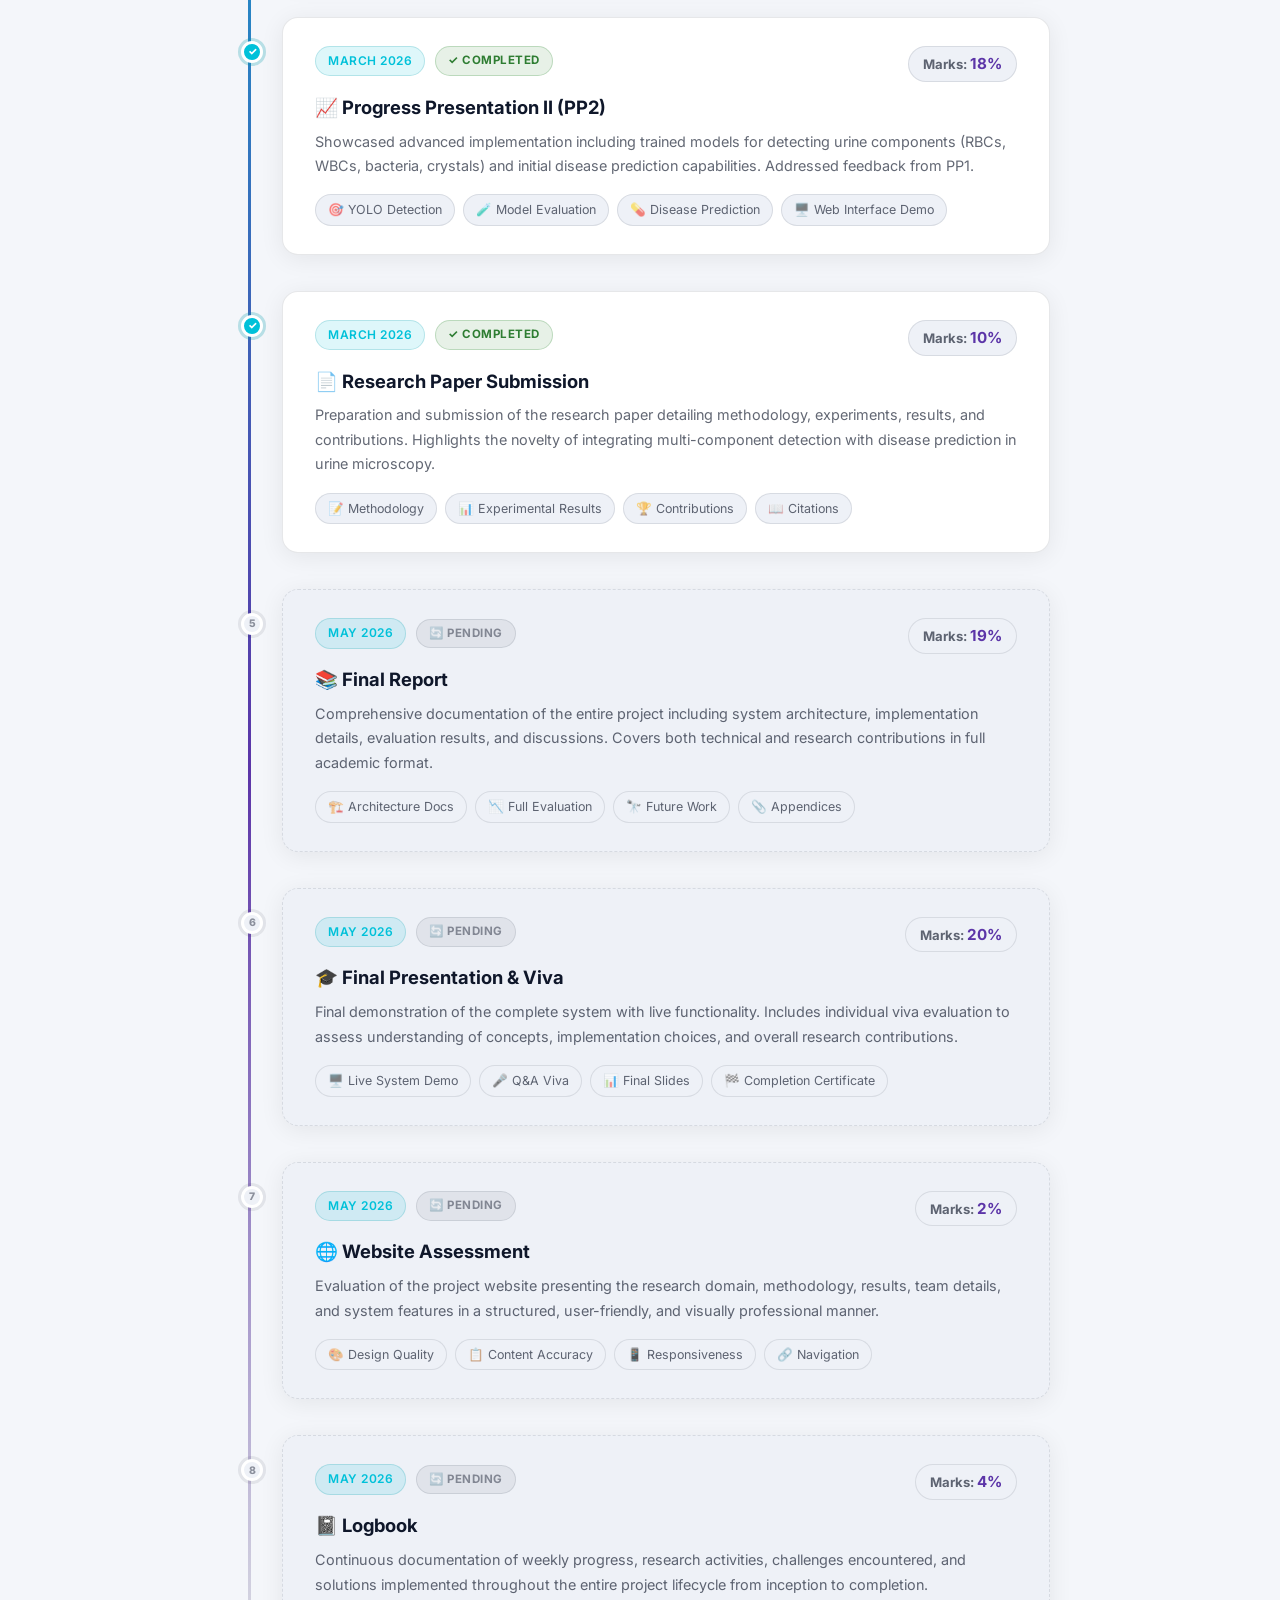
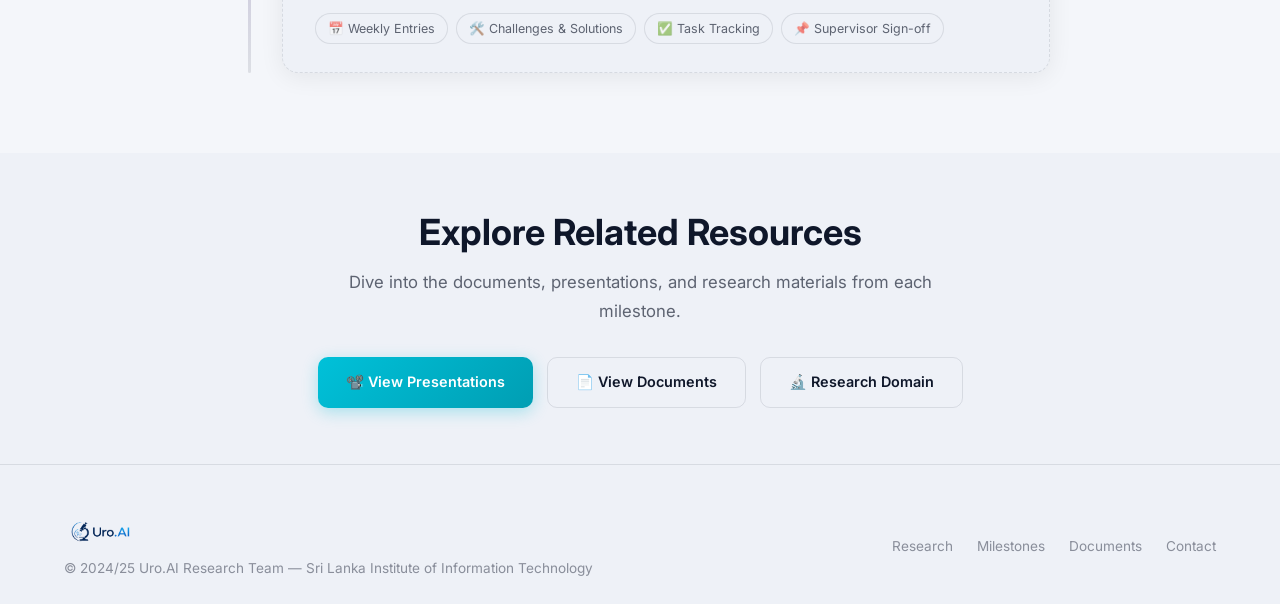
<file: milestones.html>
<!DOCTYPE html>
<html lang="en">
<head>
  <meta charset="UTF-8">
  <meta name="viewport" content="width=device-width, initial-scale=1.0">
  <meta name="description" content="Project milestones and timeline for AI-Based Urine Microscopy Analysis research project at SLIIT.">
  <title>Milestones — Uro.AI Research</title>
  <link rel="preconnect" href="https://fonts.googleapis.com">
  <link href="https://fonts.googleapis.com/css2?family=Inter:wght@400;500;600;700;800&display=swap" rel="stylesheet">
  <link rel="stylesheet" href="css/style.css">
  <style>
    /* ── Milestones page styles ── */

    /* Hero */
    .ms-hero {
      padding: 140px 0 72px;
      background: linear-gradient(135deg, #eef1f7 0%, #e8f4f8 55%, #ede9f6 100%);
      border-bottom: 1px solid var(--border);
      position: relative;
      overflow: hidden;
      text-align: center;
    }
    .ms-hero::before {
      content: '';
      position: absolute;
      top: -100px; right: -100px;
      width: 440px; height: 440px;
      background: radial-gradient(circle, rgba(0,151,167,0.13), transparent 70%);
      pointer-events: none;
    }
    .ms-hero::after {
      content: '';
      position: absolute;
      bottom: -80px; left: -80px;
      width: 360px; height: 360px;
      background: radial-gradient(circle, rgba(92,53,168,0.09), transparent 70%);
      pointer-events: none;
    }
    .ms-hero .container { position: relative; z-index: 1; }
    .ms-hero h1 {
      font-size: clamp(2rem, 4.5vw, 3rem);
      margin-bottom: 1rem;
      background: linear-gradient(135deg, var(--text-main) 0%, var(--primary) 100%);
      -webkit-background-clip: text;
      -webkit-text-fill-color: transparent;
      background-clip: text;
    }
    .ms-hero p {
      font-size: 1.1rem;
      max-width: 560px;
      margin: 0 auto 2.5rem;
    }

    /* Overall progress */
    .progress-wrap {
      max-width: 560px;
      margin: 0 auto;
      background: #fff;
      border: 1px solid var(--border);
      border-radius: var(--radius-lg);
      padding: 24px 28px;
      box-shadow: var(--shadow-card);
    }
    .progress-top {
      display: flex;
      justify-content: space-between;
      align-items: center;
      margin-bottom: 12px;
    }
    .progress-label {
      font-size: 0.82rem;
      font-weight: 600;
      color: var(--text-muted);
      text-transform: uppercase;
      letter-spacing: 1px;
    }
    .progress-pct {
      font-size: 1.4rem;
      font-weight: 800;
      background: linear-gradient(135deg, var(--primary), var(--secondary));
      -webkit-background-clip: text;
      -webkit-text-fill-color: transparent;
      background-clip: text;
    }
    .progress-bar-bg {
      height: 10px;
      background: var(--bg-section);
      border-radius: 10px;
      overflow: hidden;
    }
    .progress-bar-fill {
      height: 100%;
      width: 54%;
      background: linear-gradient(90deg, var(--primary), var(--secondary));
      border-radius: 10px;
      transition: width 1.2s ease;
    }
    .progress-note {
      margin-top: 10px;
      font-size: 0.78rem;
      color: var(--text-subtle);
      text-align: right;
    }

    /* Stats row */
    .ms-stats {
      display: grid;
      grid-template-columns: repeat(4, 1fr);
      gap: 20px;
      margin: 56px 0 0;
    }
    .ms-stat {
      background: #fff;
      border: 1px solid var(--border);
      border-radius: var(--radius-md);
      padding: 22px 16px;
      text-align: center;
      box-shadow: var(--shadow-card);
      transition: all 0.3s ease;
    }
    .ms-stat:hover {
      border-color: var(--border-hover);
      transform: translateY(-3px);
      box-shadow: var(--shadow-hover);
    }
    .ms-stat-num {
      font-size: 1.9rem;
      font-weight: 800;
      background: linear-gradient(135deg, var(--primary), var(--secondary));
      -webkit-background-clip: text;
      -webkit-text-fill-color: transparent;
      background-clip: text;
      line-height: 1.2;
    }
    .ms-stat-lbl {
      font-size: 0.78rem;
      color: var(--text-subtle);
      margin-top: 5px;
      font-weight: 500;
      text-transform: uppercase;
      letter-spacing: 0.5px;
    }

    /* Timeline section */
    .ms-section { padding: 80px 0; }
    .ms-section.alt { background: var(--bg-section); }

    /* Vertical timeline */
    .ms-timeline {
      position: relative;
      max-width: 820px;
      margin: 3rem auto 0;
      padding-left: 52px;
    }
    .ms-timeline::before {
      content: '';
      position: absolute;
      left: 18px;
      top: 0; bottom: 0;
      width: 3px;
      background: linear-gradient(to bottom,
        var(--primary) 0%,
        var(--secondary) 60%,
        var(--border) 100%);
      border-radius: 3px;
    }

    /* Individual item */
    .ms-item {
      position: relative;
      margin-bottom: 36px;
    }
    .ms-item:last-child { margin-bottom: 0; }

    /* Dot */
    .ms-dot {
      position: absolute;
      left: -41px;
      top: 24px;
      width: 22px; height: 22px;
      border-radius: 50%;
      display: flex;
      align-items: center;
      justify-content: center;
      font-size: 0.65rem;
      font-weight: 800;
      border: 3px solid #fff;
      box-shadow: 0 0 0 2px var(--border);
      z-index: 1;
    }
    .ms-dot.done {
      background: var(--primary);
      box-shadow: 0 0 0 3px rgba(0,151,167,0.25);
      color: #fff;
    }
    .ms-dot.pending {
      background: var(--bg-section);
      box-shadow: 0 0 0 3px rgba(15,23,42,0.08);
      color: var(--text-subtle);
    }

    /* Card */
    .ms-card {
      background: #fff;
      border: 1px solid var(--border);
      border-radius: var(--radius-lg);
      padding: 28px 32px;
      transition: all 0.3s ease;
      box-shadow: var(--shadow-card);
    }
    .ms-card:hover {
      border-color: var(--border-hover);
      transform: translateY(-3px) translateX(4px);
      box-shadow: var(--shadow-hover);
    }
    .ms-card.pending-card {
      background: var(--bg-section);
      border-style: dashed;
    }
    .ms-card.pending-card:hover {
      background: #fff;
    }

    /* Card top row */
    .ms-card-top {
      display: flex;
      justify-content: space-between;
      align-items: flex-start;
      gap: 12px;
      margin-bottom: 14px;
      flex-wrap: wrap;
    }
    .ms-card-meta {
      display: flex;
      align-items: center;
      gap: 10px;
      flex-wrap: wrap;
    }
    .ms-date-chip {
      font-size: 0.75rem;
      font-weight: 600;
      color: var(--primary);
      background: var(--primary-glow);
      border: 1px solid rgba(0,151,167,0.2);
      border-radius: 100px;
      padding: 4px 12px;
      text-transform: uppercase;
      letter-spacing: 0.5px;
    }
    .ms-badge {
      font-size: 0.72rem;
      font-weight: 700;
      text-transform: uppercase;
      letter-spacing: 0.5px;
      padding: 4px 12px;
      border-radius: 100px;
    }
    .ms-badge.done {
      background: rgba(56,142,60,0.12);
      color: #2e7d32;
      border: 1px solid rgba(56,142,60,0.25);
    }
    .ms-badge.pending {
      background: rgba(15,23,42,0.06);
      color: var(--text-subtle);
      border: 1px solid var(--border);
    }
    .ms-badge.inprogress {
      background: rgba(230,81,0,0.1);
      color: #bf360c;
      border: 1px solid rgba(230,81,0,0.2);
    }
    .ms-marks {
      font-size: 0.82rem;
      font-weight: 700;
      color: var(--text-muted);
      background: var(--bg-section);
      border: 1px solid var(--border);
      border-radius: 100px;
      padding: 4px 14px;
      white-space: nowrap;
    }
    .ms-marks span {
      color: var(--secondary);
      font-size: 0.95rem;
    }

    .ms-card h3 {
      font-size: 1.15rem;
      font-weight: 700;
      color: var(--text-main);
      margin-bottom: 10px;
    }
    .ms-card p {
      font-size: 0.9rem;
      color: var(--text-muted);
      line-height: 1.7;
      max-width: none;
    }

    /* Deliverables chips */
    .ms-deliverables {
      display: flex;
      flex-wrap: wrap;
      gap: 8px;
      margin-top: 16px;
    }
    .ms-chip {
      display: inline-flex;
      align-items: center;
      gap: 5px;
      font-size: 0.78rem;
      color: var(--text-muted);
      background: var(--bg-section);
      border: 1px solid var(--border);
      border-radius: 100px;
      padding: 4px 12px;
    }

    @media (max-width: 768px) {
      .ms-stats { grid-template-columns: repeat(2, 1fr); }
      .ms-timeline { padding-left: 36px; }
      .ms-timeline::before { left: 10px; }
      .ms-dot { left: -29px; width: 18px; height: 18px; top: 20px; }
      .ms-card { padding: 20px; }
      .ms-card-top { flex-direction: column; }
    }
    @media (max-width: 480px) {
      .ms-stats { grid-template-columns: 1fr 1fr; }
    }
  </style>
</head>
<body>

  <!-- ===== NAVBAR ===== -->
  <nav class="navbar" id="navbar">
    <div class="container">
      <a href="index.html" class="nav-logo">
        <img src="assets/logo.png" alt="Uro.AI Logo" class="logo-img">
      </a>
      <div class="nav-links" id="navLinks">
        <a href="index.html">Home</a>
        <a href="domain.html">Domain</a>
        <a href="milestones.html" class="active">Milestones</a>
        <a href="documents.html">Documents</a>
        <a href="presentations.html">Presentations</a>
        <a href="about.html">About Us</a>
        <a href="contact.html" class="btn btn-primary btn-sm">Contact</a>
      </div>
      <button class="nav-toggle" id="navToggle" aria-label="Toggle navigation">
        <span></span><span></span><span></span>
      </button>
    </div>
  </nav>

  <!-- ===== HERO ===== -->
  <header class="ms-hero">
    <div class="container">
      <span class="section-label">Research Progression</span>
      <h1>Project Milestones</h1>
      <p>A chronological overview of our research journey — from initial proposal to final defense and evaluation.</p>

      <!-- Progress bar -->
      <div class="progress-wrap">
        <div class="progress-top">
          <span class="progress-label">Overall Completion</span>
          <span class="progress-pct">54%</span>
        </div>
        <div class="progress-bar-bg">
          <div class="progress-bar-fill"></div>
        </div>
        <div class="progress-note">4 of 8 milestones completed · 49% of marks secured</div>
      </div>

      <!-- Stats -->
      <div class="ms-stats">
        <div class="ms-stat">
          <div class="ms-stat-num">8</div>
          <div class="ms-stat-lbl">Total Milestones</div>
        </div>
        <div class="ms-stat">
          <div class="ms-stat-num">4</div>
          <div class="ms-stat-lbl">Completed</div>
        </div>
        <div class="ms-stat">
          <div class="ms-stat-num">94%</div>
          <div class="ms-stat-lbl">Total Marks</div>
        </div>
        <div class="ms-stat">
          <div class="ms-stat-num">May '26</div>
          <div class="ms-stat-lbl">Final Deadline</div>
        </div>
      </div>
    </div>
  </header>

  <!-- ===== TIMELINE ===== -->
  <section class="ms-section">
    <div class="container">
      <span class="section-label">Timeline</span>
      <h2 class="section-title">All Milestones</h2>
      <p class="section-subtitle">Each milestone represents a formal academic evaluation of research progress with allocated marks.</p>

      <div class="ms-timeline">

        <!-- 1. Proposal Presentation -->
        <div class="ms-item">
          <div class="ms-dot done">✓</div>
          <div class="ms-card">
            <div class="ms-card-top">
              <div class="ms-card-meta">
                <span class="ms-date-chip">September 2025</span>
                <span class="ms-badge done">✓ Completed</span>
              </div>
              <span class="ms-marks">Marks: <span>6%</span></span>
            </div>
            <h3>📋 Proposal Presentation</h3>
            <p>Initial presentation of the research idea, problem statement, objectives, and proposed methodology for the AI-based urine microscopy analysis system. Validated feasibility and innovation of the solution with academic evaluators.</p>
            <div class="ms-deliverables">
              <span class="ms-chip">📑 Problem Statement</span>
              <span class="ms-chip">🎯 Objectives</span>
              <span class="ms-chip">🏗️ Proposed Architecture</span>
              <span class="ms-chip">📚 Literature Review</span>
            </div>
          </div>
        </div>

        <!-- 2. PP1 -->
        <div class="ms-item">
          <div class="ms-dot done">✓</div>
          <div class="ms-card">
            <div class="ms-card-top">
              <div class="ms-card-meta">
                <span class="ms-date-chip">December 2025</span>
                <span class="ms-badge done">✓ Completed</span>
              </div>
              <span class="ms-marks">Marks: <span>15%</span></span>
            </div>
            <h3>🔬 Progress Presentation I (PP1)</h3>
            <p>Evaluation of early system development including dataset collection, preprocessing techniques, and initial model design. Demonstrated foundational progress in microscopic element detection using deep learning approaches.</p>
            <div class="ms-deliverables">
              <span class="ms-chip">🗂️ Dataset Collection</span>
              <span class="ms-chip">🖼️ Preprocessing Pipeline</span>
              <span class="ms-chip">🧠 Initial Model Design</span>
              <span class="ms-chip">📊 Baseline Results</span>
            </div>
          </div>
        </div>

        <!-- 3. PP2 -->
        <div class="ms-item">
          <div class="ms-dot done">✓</div>
          <div class="ms-card">
            <div class="ms-card-top">
              <div class="ms-card-meta">
                <span class="ms-date-chip">March 2026</span>
                <span class="ms-badge done">✓ Completed</span>
              </div>
              <span class="ms-marks">Marks: <span>18%</span></span>
            </div>
            <h3>📈 Progress Presentation II (PP2)</h3>
            <p>Showcased advanced implementation including trained models for detecting urine components (RBCs, WBCs, bacteria, crystals) and initial disease prediction capabilities. Addressed feedback from PP1.</p>
            <div class="ms-deliverables">
              <span class="ms-chip">🎯 YOLO Detection</span>
              <span class="ms-chip">🧪 Model Evaluation</span>
              <span class="ms-chip">💊 Disease Prediction</span>
              <span class="ms-chip">🖥️ Web Interface Demo</span>
            </div>
          </div>
        </div>

        <!-- 4. Research Paper -->
        <div class="ms-item">
          <div class="ms-dot done">✓</div>
          <div class="ms-card">
            <div class="ms-card-top">
              <div class="ms-card-meta">
                <span class="ms-date-chip">March 2026</span>
                <span class="ms-badge done">✓ Completed</span>
              </div>
              <span class="ms-marks">Marks: <span>10%</span></span>
            </div>
            <h3>📄 Research Paper Submission</h3>
            <p>Preparation and submission of the research paper detailing methodology, experiments, results, and contributions. Highlights the novelty of integrating multi-component detection with disease prediction in urine microscopy.</p>
            <div class="ms-deliverables">
              <span class="ms-chip">📝 Methodology</span>
              <span class="ms-chip">📊 Experimental Results</span>
              <span class="ms-chip">🏆 Contributions</span>
              <span class="ms-chip">📖 Citations</span>
            </div>
          </div>
        </div>

        <!-- 5. Final Report -->
        <div class="ms-item">
          <div class="ms-dot pending">5</div>
          <div class="ms-card pending-card">
            <div class="ms-card-top">
              <div class="ms-card-meta">
                <span class="ms-date-chip">May 2026</span>
                <span class="ms-badge pending">🔄 Pending</span>
              </div>
              <span class="ms-marks">Marks: <span>19%</span></span>
            </div>
            <h3>📚 Final Report</h3>
            <p>Comprehensive documentation of the entire project including system architecture, implementation details, evaluation results, and discussions. Covers both technical and research contributions in full academic format.</p>
            <div class="ms-deliverables">
              <span class="ms-chip">🏗️ Architecture Docs</span>
              <span class="ms-chip">📉 Full Evaluation</span>
              <span class="ms-chip">🔭 Future Work</span>
              <span class="ms-chip">📎 Appendices</span>
            </div>
          </div>
        </div>

        <!-- 6. Final Presentation & Viva -->
        <div class="ms-item">
          <div class="ms-dot pending">6</div>
          <div class="ms-card pending-card">
            <div class="ms-card-top">
              <div class="ms-card-meta">
                <span class="ms-date-chip">May 2026</span>
                <span class="ms-badge pending">🔄 Pending</span>
              </div>
              <span class="ms-marks">Marks: <span>20%</span></span>
            </div>
            <h3>🎓 Final Presentation &amp; Viva</h3>
            <p>Final demonstration of the complete system with live functionality. Includes individual viva evaluation to assess understanding of concepts, implementation choices, and overall research contributions.</p>
            <div class="ms-deliverables">
              <span class="ms-chip">🖥️ Live System Demo</span>
              <span class="ms-chip">🎤 Q&A Viva</span>
              <span class="ms-chip">📊 Final Slides</span>
              <span class="ms-chip">🏁 Completion Certificate</span>
            </div>
          </div>
        </div>

        <!-- 7. Website Assessment -->
        <div class="ms-item">
          <div class="ms-dot pending">7</div>
          <div class="ms-card pending-card">
            <div class="ms-card-top">
              <div class="ms-card-meta">
                <span class="ms-date-chip">May 2026</span>
                <span class="ms-badge pending">🔄 Pending</span>
              </div>
              <span class="ms-marks">Marks: <span>2%</span></span>
            </div>
            <h3>🌐 Website Assessment</h3>
            <p>Evaluation of the project website presenting the research domain, methodology, results, team details, and system features in a structured, user-friendly, and visually professional manner.</p>
            <div class="ms-deliverables">
              <span class="ms-chip">🎨 Design Quality</span>
              <span class="ms-chip">📋 Content Accuracy</span>
              <span class="ms-chip">📱 Responsiveness</span>
              <span class="ms-chip">🔗 Navigation</span>
            </div>
          </div>
        </div>

        <!-- 8. Logbook -->
        <div class="ms-item">
          <div class="ms-dot pending">8</div>
          <div class="ms-card pending-card">
            <div class="ms-card-top">
              <div class="ms-card-meta">
                <span class="ms-date-chip">May 2026</span>
                <span class="ms-badge pending">🔄 Pending</span>
              </div>
              <span class="ms-marks">Marks: <span>4%</span></span>
            </div>
            <h3>📓 Logbook</h3>
            <p>Continuous documentation of weekly progress, research activities, challenges encountered, and solutions implemented throughout the entire project lifecycle from inception to completion.</p>
            <div class="ms-deliverables">
              <span class="ms-chip">📅 Weekly Entries</span>
              <span class="ms-chip">🛠️ Challenges & Solutions</span>
              <span class="ms-chip">✅ Task Tracking</span>
              <span class="ms-chip">📌 Supervisor Sign-off</span>
            </div>
          </div>
        </div>

      </div>
    </div>
  </section>

  <!-- ===== CTA ===== -->
  <section class="ms-section alt" style="padding: 56px 0; text-align: center;">
    <div class="container">
      <h2 class="section-title" style="margin-bottom: 0.75rem;">Explore Related Resources</h2>
      <p class="section-subtitle" style="margin: 0 auto 2rem;">Dive into the documents, presentations, and research materials from each milestone.</p>
      <div style="display:flex; gap:14px; justify-content:center; flex-wrap:wrap;">
        <a href="presentations.html" class="btn btn-primary">📽️ View Presentations</a>
        <a href="documents.html" class="btn btn-outline">📄 View Documents</a>
        <a href="domain.html" class="btn btn-outline">🔬 Research Domain</a>
      </div>
    </div>
  </section>

  <!-- ===== FOOTER ===== -->
  <footer class="footer">
    <div class="container">
      <div class="footer-content">
        <div>
          <div class="nav-logo" style="margin-bottom:8px;">
            <img src="assets/logo.png" alt="Uro.AI Logo" class="logo-img">
          </div>
          <p style="max-width:none;">© 2024/25 Uro.AI Research Team — Sri Lanka Institute of Information Technology</p>
        </div>
        <div class="footer-links">
          <a href="domain.html">Research</a>
          <a href="milestones.html">Milestones</a>
          <a href="documents.html">Documents</a>
          <a href="contact.html">Contact</a>
        </div>
      </div>
    </div>
  </footer>

  <script src="js/main.js"></script>
</body>
</html>
</file>
<file: css/style.css>
/* ============================================
   AI Urine Microscopy Research Website
   Design System & Global Styles
   ============================================ */

/* --- CSS Variables (Design Tokens) --- */
:root {
  --primary: #00c1d9;
  --primary-dark: #009eb3;
  --primary-glow: rgba(0, 193, 217, 0.13);
  --secondary: #5c35a8;
  --secondary-light: #7e57c2;

  --bg-main: #f4f6fa;
  --bg-section: #eef1f7;
  --bg-card: #ffffff;
  --bg-card-hover: #f0f4ff;
  --bg-input: #f8fafc;

  --text-main: #0f172a;
  --text-muted: rgba(15, 23, 42, 0.65);
  --text-subtle: rgba(15, 23, 42, 0.45);

  --success: #388e3c;
  --error: #c62828;
  --warning: #e65100;

  --border: rgba(15, 23, 42, 0.1);
  --border-hover: rgba(0, 193, 217, 0.38);

  --radius-sm: 6px;
  --radius-md: 10px;
  --radius-lg: 16px;
  --radius-xl: 24px;

  --shadow-card: 0 4px 24px rgba(0, 0, 0, 0.07);
  --shadow-hover: 0 8px 32px rgba(0, 193, 217, 0.16);

  --nav-height: 72px;
  --max-width: 1200px;

  --transition: 0.3s cubic-bezier(0.4, 0, 0.2, 1);
}

/* --- Reset & Base --- */
*, *::before, *::after {
  margin: 0;
  padding: 0;
  box-sizing: border-box;
}

html {
  scroll-behavior: smooth;
  scroll-padding-top: var(--nav-height);
}

body {
  font-family: 'Inter', -apple-system, BlinkMacSystemFont, sans-serif;
  background: var(--bg-main);
  color: var(--text-main);
  line-height: 1.7;
  -webkit-font-smoothing: antialiased;
  overflow-x: hidden;
}

a {
  color: var(--primary);
  text-decoration: none;
  transition: color var(--transition);
}

a:hover {
  color: var(--primary-dark);
}

img {
  max-width: 100%;
  display: block;
}

ul, ol {
  list-style: none;
}

/* --- Typography --- */
h1, h2, h3, h4, h5, h6 {
  font-weight: 700;
  line-height: 1.3;
  color: var(--text-main);
}

h1 { font-size: clamp(2rem, 4vw, 3rem); }
h2 { font-size: clamp(1.5rem, 3vw, 2.25rem); }
h3 { font-size: clamp(1.15rem, 2vw, 1.5rem); }
h4 { font-size: 1.125rem; }

p {
  color: var(--text-muted);
  font-size: 1rem;
  max-width: 72ch;
}

.section-label {
  display: inline-block;
  font-size: 0.75rem;
  font-weight: 600;
  text-transform: uppercase;
  letter-spacing: 2px;
  color: var(--primary);
  margin-bottom: 0.75rem;
}

.section-title {
  margin-bottom: 1rem;
}

.section-subtitle {
  color: var(--text-muted);
  font-size: 1.05rem;
  max-width: 640px;
}

/* --- Layout --- */
.container {
  width: 100%;
  max-width: var(--max-width);
  margin: 0 auto;
  padding: 0 24px;
}

section {
  padding: 80px 0;
}

.section-alt {
  background: var(--bg-section);
}

/* --- Navigation --- */
.navbar {
  position: fixed;
  top: 0;
  left: 0;
  right: 0;
  height: var(--nav-height);
  background: rgba(255, 255, 255, 0.92);
  backdrop-filter: blur(16px);
  -webkit-backdrop-filter: blur(16px);
  border-bottom: 1px solid var(--border);
  z-index: 1000;
  transition: background var(--transition);
}

.navbar .container {
  display: flex;
  align-items: center;
  justify-content: space-between;
  height: 100%;
}

.nav-logo {
  display: flex;
  align-items: center;
  gap: 10px;
  font-weight: 700;
  font-size: 1.1rem;
  color: var(--text-main);
}

.nav-logo .logo-img {
  height: 36px;
  width: auto;
  display: block;
  object-fit: contain;
}

.nav-links {
  display: flex;
  align-items: center;
  gap: 8px;
}

.nav-links a {
  padding: 8px 16px;
  font-size: 0.875rem;
  font-weight: 500;
  color: var(--text-muted);
  border-radius: var(--radius-sm);
  transition: all var(--transition);
}

.nav-links a:hover,
.nav-links a.active {
  color: var(--text-main);
  background: rgba(255, 255, 255, 0.06);
}

.nav-toggle {
  display: none;
  flex-direction: column;
  gap: 5px;
  cursor: pointer;
  padding: 4px;
  background: none;
  border: none;
}

.nav-toggle span {
  width: 24px;
  height: 2px;
  background: var(--text-main);
  border-radius: 2px;
  transition: all var(--transition);
}

/* --- Hero Section --- */
.hero {
  min-height: 100vh;
  display: flex;
  align-items: center;
  padding-top: var(--nav-height);
  position: relative;
  overflow: hidden;
}

.hero::before {
  content: '';
  position: absolute;
  top: -40%;
  right: -20%;
  width: 600px;
  height: 600px;
  background: radial-gradient(circle, var(--primary-glow), transparent 70%);
  pointer-events: none;
}

.hero::after {
  content: '';
  position: absolute;
  bottom: -30%;
  left: -10%;
  width: 500px;
  height: 500px;
  background: radial-gradient(circle, rgba(103, 58, 183, 0.1), transparent 70%);
  pointer-events: none;
}

.hero .container {
  position: relative;
  z-index: 1;
  text-align: center;
}

.hero-badge {
  display: inline-flex;
  align-items: center;
  gap: 8px;
  padding: 6px 16px;
  background: rgba(0, 188, 212, 0.1);
  border: 1px solid rgba(0, 188, 212, 0.2);
  border-radius: 100px;
  font-size: 0.8rem;
  font-weight: 500;
  color: var(--primary);
  margin-bottom: 1.5rem;
}

.hero h1 {
  font-size: clamp(2.25rem, 5vw, 3.5rem);
  margin-bottom: 1.25rem;
  background: linear-gradient(135deg, var(--text-main) 0%, var(--primary) 100%);
  -webkit-background-clip: text;
  -webkit-text-fill-color: transparent;
  background-clip: text;
}

.hero p {
  font-size: 1.15rem;
  margin: 0 auto 2.5rem;
  max-width: 600px;
}

.hero-actions {
  display: flex;
  gap: 16px;
  justify-content: center;
  flex-wrap: wrap;
}

/* --- Buttons --- */
.btn {
  display: inline-flex;
  align-items: center;
  gap: 8px;
  padding: 12px 28px;
  font-size: 0.9rem;
  font-weight: 600;
  border-radius: var(--radius-md);
  cursor: pointer;
  transition: all var(--transition);
  border: none;
  font-family: inherit;
}

.btn-primary {
  background: linear-gradient(135deg, var(--primary), var(--primary-dark));
  color: #fff;
  box-shadow: 0 4px 16px rgba(0, 188, 212, 0.3);
}

.btn-primary:hover {
  transform: translateY(-2px);
  box-shadow: 0 6px 24px rgba(0, 188, 212, 0.4);
  color: #fff;
}

.btn-outline {
  background: transparent;
  color: var(--text-main);
  border: 1px solid var(--border);
}

.btn-outline:hover {
  border-color: var(--primary);
  background: rgba(0, 188, 212, 0.05);
  color: var(--primary);
}

.btn-secondary {
  background: linear-gradient(135deg, var(--secondary), var(--secondary-light));
  color: #fff;
}

.btn-sm {
  padding: 8px 18px;
  font-size: 0.82rem;
}

/* --- Cards --- */
.card {
  background: var(--bg-card);
  border: 1px solid var(--border);
  border-radius: var(--radius-lg);
  padding: 32px;
  transition: all var(--transition);
}

.card:hover {
  border-color: var(--border-hover);
  background: var(--bg-card-hover);
  box-shadow: var(--shadow-hover);
  transform: translateY(-4px);
}

.card-icon {
  width: 48px;
  height: 48px;
  background: var(--primary-glow);
  border-radius: var(--radius-md);
  display: flex;
  align-items: center;
  justify-content: center;
  font-size: 1.4rem;
  margin-bottom: 1.25rem;
}

.card h3 {
  margin-bottom: 0.75rem;
}

.card p {
  font-size: 0.92rem;
}

/* --- Grid Layouts --- */
.grid-2 {
  display: grid;
  grid-template-columns: repeat(2, 1fr);
  gap: 24px;
}

.grid-3 {
  display: grid;
  grid-template-columns: repeat(3, 1fr);
  gap: 24px;
}

.grid-4 {
  display: grid;
  grid-template-columns: repeat(4, 1fr);
  gap: 24px;
}

/* --- Timeline --- */
.timeline {
  position: relative;
  padding-left: 40px;
}

.timeline::before {
  content: '';
  position: absolute;
  left: 15px;
  top: 0;
  bottom: 0;
  width: 2px;
  background: linear-gradient(to bottom, var(--primary), var(--secondary));
}

.timeline-item {
  position: relative;
  margin-bottom: 40px;
}

.timeline-item::before {
  content: '';
  position: absolute;
  left: -33px;
  top: 8px;
  width: 14px;
  height: 14px;
  background: var(--primary);
  border-radius: 50%;
  border: 3px solid var(--bg-main);
  box-shadow: 0 0 0 3px rgba(0, 188, 212, 0.3);
}

.timeline-item.completed::before {
  background: var(--success);
  box-shadow: 0 0 0 3px rgba(102, 187, 106, 0.3);
}

.timeline-item.upcoming::before {
  background: var(--text-subtle);
  box-shadow: 0 0 0 3px rgba(255, 255, 255, 0.1);
}

.timeline-date {
  font-size: 0.8rem;
  font-weight: 600;
  color: var(--primary);
  text-transform: uppercase;
  letter-spacing: 1px;
  margin-bottom: 6px;
}

.timeline-item h3 {
  font-size: 1.15rem;
  margin-bottom: 6px;
}

.timeline-item p {
  font-size: 0.9rem;
}

.timeline-status {
  display: inline-block;
  padding: 3px 12px;
  border-radius: 100px;
  font-size: 0.72rem;
  font-weight: 600;
  text-transform: uppercase;
  letter-spacing: 0.5px;
  margin-top: 8px;
}

.status-completed {
  background: rgba(102, 187, 106, 0.15);
  color: var(--success);
}

.status-in-progress {
  background: rgba(255, 167, 38, 0.15);
  color: var(--warning);
}

.status-upcoming {
  background: rgba(255, 255, 255, 0.06);
  color: var(--text-subtle);
}

/* --- Document / Presentation Cards --- */
.resource-grid {
  display: grid;
  grid-template-columns: 1fr;
  gap: 24px;
}

@media (min-width: 768px) {
  .resource-grid {
    grid-template-columns: repeat(2, 1fr);
  }
}

@media (min-width: 1024px) {
  .resource-grid {
    grid-template-columns: repeat(4, 1fr);
  }
}

.resource-card {
  position: relative;
  background: rgba(255, 255, 255, 0.85);
  backdrop-filter: blur(12px);
  -webkit-backdrop-filter: blur(12px);
  border: 1px solid rgba(15, 23, 42, 0.1);
  border-radius: var(--radius-lg);
  padding: 28px 24px;
  display: flex;
  flex-direction: column;
  transition: all 0.4s cubic-bezier(0.4, 0, 0.2, 1);
  overflow: hidden;
}

.resource-card::before {
  content: '';
  position: absolute;
  top: 0; left: 0; right: 0; bottom: 0;
  border-radius: var(--radius-lg);
  padding: 2px;
  background: linear-gradient(135deg, rgba(0,188,212,0.5), rgba(103,58,183,0.5));
  -webkit-mask: linear-gradient(#fff 0 0) content-box, linear-gradient(#fff 0 0);
  -webkit-mask-composite: xor;
  mask-composite: exclude;
  opacity: 0;
  transition: opacity 0.4s ease;
  pointer-events: none;
}

.resource-card:hover {
  transform: translateY(-8px);
  box-shadow: 0 12px 40px rgba(0, 151, 167, 0.15);
  background: rgba(240, 248, 255, 0.95);
  border-color: transparent;
}

.resource-card:hover::before {
  opacity: 1;
}

.resource-icon-wrapper {
  width: 56px;
  height: 56px;
  border-radius: var(--radius-md);
  display: flex;
  align-items: center;
  justify-content: center;
  font-size: 1.6rem;
  margin-bottom: 20px;
  background: rgba(0, 188, 212, 0.1);
  color: var(--primary);
  transition: transform 0.4s ease;
}

.resource-card:hover .resource-icon-wrapper {
  transform: scale(1.1) rotate(5deg);
}

.resource-icon-wrapper.doc {
  background: rgba(102, 187, 106, 0.15);
  color: var(--success);
}

.resource-icon-wrapper.ppt {
  background: rgba(139, 92, 246, 0.15);
  color: #a78bfa;
}

.resource-title {
  font-size: 1.15rem;
  font-weight: 700;
  margin-bottom: 12px;
  color: var(--text-main);
  line-height: 1.4;
}

.resource-meta {
  display: flex;
  flex-direction: column;
  gap: 8px;
  margin-bottom: 24px;
  flex-grow: 1;
}

.meta-item {
  display: flex;
  align-items: center;
  gap: 8px;
  font-size: 0.85rem;
  color: var(--text-muted);
}

.meta-icon {
  font-size: 1rem;
}

.resource-badges {
  display: flex;
  gap: 8px;
  margin-bottom: 16px;
}

.resource-badge {
  display: inline-block;
  padding: 4px 10px;
  border-radius: 100px;
  font-size: 0.7rem;
  font-weight: 600;
  text-transform: uppercase;
  letter-spacing: 0.5px;
}

.badge-pdf {
  background: rgba(239, 83, 80, 0.15);
  color: var(--error);
}

.badge-ppt {
  background: rgba(255, 167, 38, 0.15);
  color: var(--warning);
}

.resource-download {
  width: 100%;
  display: inline-flex;
  align-items: center;
  justify-content: center;
  gap: 8px;
  padding: 12px;
  background: rgba(15, 23, 42, 0.04);
  border: 1px solid var(--border);
  border-radius: var(--radius-md);
  color: var(--text-main);
  font-size: 0.9rem;
  font-weight: 600;
  transition: all var(--transition);
  text-decoration: none;
  cursor: pointer;
}

.resource-card:hover .resource-download {
  background: linear-gradient(135deg, var(--primary), var(--primary-dark));
  border-color: transparent;
  color: #fff;
  box-shadow: 0 4px 16px rgba(0, 188, 212, 0.3);
}

.section-header-actions {
  display: flex;
  justify-content: space-between;
  align-items: flex-end;
  margin-bottom: 2.5rem;
}

@media (max-width: 768px) {
  .section-header-actions {
    flex-direction: column;
    align-items: flex-start;
    gap: 16px;
  }
}

.fade-in-section .resource-card {
  animation: fadeInSlideUp 0.6s ease-out forwards;
  opacity: 0;
}

.fade-in-section .resource-card:nth-child(1) { animation-delay: 0.1s; }
.fade-in-section .resource-card:nth-child(2) { animation-delay: 0.2s; }
.fade-in-section .resource-card:nth-child(3) { animation-delay: 0.3s; }
.fade-in-section .resource-card:nth-child(4) { animation-delay: 0.4s; }

/* --- Team / About --- */
.team-grid {
  display: grid;
  grid-template-columns: 1fr;
  gap: 24px;
}

@media (min-width: 768px) {
  .team-grid {
    grid-template-columns: repeat(2, 1fr);
  }
}

@media (min-width: 1024px) {
  .team-grid.grid-4 {
    grid-template-columns: repeat(4, 1fr);
  }
  .team-grid.grid-3 {
    grid-template-columns: repeat(3, 1fr);
  }
  .team-grid:not(.grid-3):not(.grid-4) {
    grid-template-columns: repeat(4, 1fr);
  }
}

.team-card {
  position: relative;
  background: rgba(255, 255, 255, 0.85);
  backdrop-filter: blur(12px);
  -webkit-backdrop-filter: blur(12px);
  border: 1px solid rgba(15, 23, 42, 0.1);
  border-radius: 20px;
  padding: 32px 24px;
  text-align: center;
  transition: all 0.4s cubic-bezier(0.4, 0, 0.2, 1);
  overflow: hidden;
}

.team-card::before {
  content: '';
  position: absolute;
  top: 0; left: 0; right: 0; bottom: 0;
  border-radius: 20px;
  padding: 2px;
  background: linear-gradient(135deg, rgba(0,188,212,0.5), rgba(103,58,183,0.5));
  -webkit-mask: linear-gradient(#fff 0 0) content-box, linear-gradient(#fff 0 0);
  -webkit-mask-composite: xor;
  mask-composite: exclude;
  opacity: 0.3;
  transition: opacity 0.4s ease;
  pointer-events: none;
}

.team-card:hover {
  transform: translateY(-8px);
  box-shadow: 0 12px 40px rgba(0, 151, 167, 0.18);
  background: rgba(240, 248, 255, 0.97);
  border-color: transparent;
}

.team-card:hover::before {
  opacity: 1;
}

.team-avatar-wrapper {
  width: 140px;
  height: 140px;
  margin: 0 auto 1.2rem;
  border-radius: 50%;
  padding: 4px;
  background: linear-gradient(135deg, var(--primary), var(--secondary));
  overflow: hidden;
  position: relative;
  transition: all 0.4s ease;
  box-shadow: 0 0 20px rgba(0, 188, 212, 0.35);
}

.team-card:hover .team-avatar-wrapper {
  box-shadow: 0 0 25px rgba(0, 188, 212, 0.6);
}

.team-avatar {
  width: 100%;
  height: 100%;
  border-radius: 50%;
  background: var(--bg-section);
  display: flex;
  align-items: center;
  justify-content: center;
  font-size: 1.75rem;
  font-weight: 700;
  color: var(--primary);
  transition: transform 0.4s ease;
}

.team-avatar-img {
  width: 100%;
  height: 100%;
  border-radius: 50%;
  object-fit: cover;
  background: var(--bg-main);
  display: block;
  transition: transform 0.4s ease;
}

/* Fallback for old avatar without wrapper */
.team-card > .team-avatar {
  width: 80px; height: 80px;
  margin: 0 auto 1rem;
  background: linear-gradient(135deg, var(--primary), var(--secondary));
}

.team-card:hover .team-avatar,
.team-card:hover .team-avatar-img {
  transform: scale(1.1);
}

.team-name {
  font-size: 1.25rem;
  font-weight: 800;
  margin-bottom: 8px;
  color: var(--text-main);
}

.team-card h3 {
  font-size: 1.25rem;
  font-weight: 800;
  margin-bottom: 4px;
  color: var(--text-main);
}

.team-role {
  font-size: 0.82rem;
  color: var(--primary);
  font-weight: 500;
  margin-bottom: 8px;
}

.team-badge {
  display: inline-block;
  padding: 4px 12px;
  border-radius: 100px;
  font-size: 0.75rem;
  font-weight: 600;
  text-transform: uppercase;
  letter-spacing: 0.5px;
  margin-bottom: 16px;
  color: #fff;
}

.badge-leader {
  background: linear-gradient(135deg, #673ab7, #9c27b0);
  box-shadow: 0 2px 10px rgba(103, 58, 183, 0.3);
}

.badge-member {
  background: linear-gradient(135deg, #00bcd4, #0288d1);
  box-shadow: 0 2px 10px rgba(0, 188, 212, 0.3);
}

.team-details {
  text-align: left;
  font-size: 0.85rem;
  margin-bottom: 20px;
}

.team-details p {
  margin-bottom: 6px;
  color: var(--text-muted);
}

.team-details strong {
  color: var(--text-main);
  font-weight: 600;
}

.text-blue {
  color: var(--primary);
  font-weight: 500;
}

.team-socials {
  display: flex;
  justify-content: center;
  gap: 12px;
  border-top: 1px solid var(--border);
  padding-top: 16px;
  margin-top: 16px;
}

.social-icon {
  width: 36px;
  height: 36px;
  border-radius: 50%;
  background: rgba(15, 23, 42, 0.06);
  display: flex;
  align-items: center;
  justify-content: center;
  color: var(--text-main);
  transition: all 0.3s ease;
  text-decoration: none;
  font-size: 1rem;
}

.social-icon:hover {
  background: var(--primary);
  color: #fff;
  transform: translateY(-2px);
}

.team-card p {
  font-size: 0.85rem;
  color: var(--text-muted);
}

.team-email {
  display: inline-flex;
  align-items: center;
  gap: 6px;
  margin-top: 12px;
  font-size: 0.82rem;
  color: var(--text-subtle);
}

/* fade-in animation on load */
@keyframes fadeInSlideUp {
  from { opacity: 0; transform: translateY(20px); }
  to { opacity: 1; transform: translateY(0); }
}

.fade-in-section .team-card {
  animation: fadeInSlideUp 0.6s ease-out forwards;
  opacity: 0;
}
.fade-in-section .team-card:nth-child(1) { animation-delay: 0.1s; }
.fade-in-section .team-card:nth-child(2) { animation-delay: 0.2s; }
.fade-in-section .team-card:nth-child(3) { animation-delay: 0.3s; }
.fade-in-section .team-card:nth-child(4) { animation-delay: 0.4s; }

/* --- Contact Form --- */
.contact-grid {
  display: grid;
  grid-template-columns: 1fr 1fr;
  gap: 40px;
  align-items: start;
}

.form-group {
  margin-bottom: 20px;
}

.form-group label {
  display: block;
  font-size: 0.85rem;
  font-weight: 500;
  margin-bottom: 6px;
  color: var(--text-muted);
}

.form-group input,
.form-group textarea {
  width: 100%;
  padding: 12px 16px;
  background: var(--bg-input);
  border: 1px solid var(--border);
  border-radius: var(--radius-sm);
  color: var(--text-main);
  font-family: inherit;
  font-size: 0.92rem;
  transition: border-color var(--transition);
  outline: none;
}

.form-group input:focus,
.form-group textarea:focus {
  border-color: var(--primary);
  box-shadow: 0 0 0 3px rgba(0, 188, 212, 0.1);
}

.form-group textarea {
  min-height: 140px;
  resize: vertical;
}

.contact-info-card {
  background: var(--bg-card);
  border: 1px solid var(--border);
  border-radius: var(--radius-lg);
  padding: 32px;
}

.contact-info-item {
  display: flex;
  align-items: flex-start;
  gap: 16px;
  margin-bottom: 24px;
}

.contact-info-item:last-child {
  margin-bottom: 0;
}

.contact-info-icon {
  width: 42px;
  height: 42px;
  background: var(--primary-glow);
  border-radius: var(--radius-sm);
  display: flex;
  align-items: center;
  justify-content: center;
  font-size: 1.1rem;
  flex-shrink: 0;
}

/* --- Demo Section --- */
.demo-container {
  max-width: 720px;
  margin: 0 auto;
}

.upload-zone {
  border: 2px dashed var(--border);
  border-radius: var(--radius-lg);
  padding: 48px 32px;
  text-align: center;
  cursor: pointer;
  transition: all var(--transition);
  background: var(--bg-card);
}

.upload-zone:hover {
  border-color: var(--primary);
  background: rgba(0, 188, 212, 0.03);
}

.upload-zone.active {
  border-color: var(--primary);
  background: rgba(0, 188, 212, 0.05);
}

.upload-icon {
  font-size: 2.5rem;
  margin-bottom: 1rem;
}

.upload-zone h3 {
  margin-bottom: 0.5rem;
}

.upload-zone p {
  margin: 0 auto;
  font-size: 0.88rem;
}

.demo-preview {
  margin-top: 24px;
  display: none;
}

.demo-preview.show {
  display: block;
}

.demo-preview img {
  max-height: 300px;
  margin: 0 auto 24px;
  border-radius: var(--radius-md);
  border: 1px solid var(--border);
}

.result-card {
  background: var(--bg-card);
  border: 1px solid var(--border);
  border-radius: var(--radius-lg);
  padding: 24px;
}

.result-row {
  display: flex;
  justify-content: space-between;
  align-items: center;
  padding: 12px 0;
  border-bottom: 1px solid var(--border);
}

.result-row:last-child {
  border-bottom: none;
}

.result-label {
  font-size: 0.88rem;
  color: var(--text-muted);
}

.result-value {
  font-weight: 600;
  font-size: 0.95rem;
}

.confidence-bar {
  width: 120px;
  height: 6px;
  background: rgba(15, 23, 42, 0.1);
  border-radius: 3px;
  overflow: hidden;
  margin-top: 4px;
}

.confidence-fill {
  height: 100%;
  background: linear-gradient(90deg, var(--primary), var(--success));
  border-radius: 3px;
  transition: width 1s ease;
}

/* --- Page Header --- */
.page-header {
  padding: 120px 0 60px;
  text-align: center;
  background: var(--bg-section);
  border-bottom: 1px solid var(--border);
}

.page-header h1 {
  margin-bottom: 1rem;
}

.page-header p {
  margin: 0 auto;
}

/* --- Footer --- */
.footer {
  padding: 48px 0 24px;
  border-top: 1px solid var(--border);
  background: var(--bg-section);
}

.footer-content {
  display: flex;
  justify-content: space-between;
  align-items: center;
  gap: 24px;
  flex-wrap: wrap;
}

.footer p {
  font-size: 0.85rem;
  color: var(--text-subtle);
}

.footer-links {
  display: flex;
  gap: 24px;
}

.footer-links a {
  font-size: 0.85rem;
  color: var(--text-subtle);
}

.footer-links a:hover {
  color: var(--primary);
}

/* --- Methodology / Content Blocks --- */
.content-block {
  margin-bottom: 48px;
}

.content-block h3 {
  margin-bottom: 1rem;
  padding-bottom: 0.5rem;
  border-bottom: 1px solid var(--border);
}

.content-block p {
  margin-bottom: 1rem;
}

.content-block ul {
  padding-left: 20px;
}

.content-block ul li {
  position: relative;
  padding-left: 20px;
  margin-bottom: 8px;
  color: var(--text-muted);
  font-size: 0.92rem;
}

.content-block ul li::before {
  content: '›';
  position: absolute;
  left: 0;
  color: var(--primary);
  font-weight: 700;
}

/* --- Tech Stack Tags --- */
.tech-grid {
  display: flex;
  flex-wrap: wrap;
  gap: 12px;
}

.tech-tag {
  display: inline-flex;
  align-items: center;
  gap: 8px;
  padding: 10px 20px;
  background: var(--bg-card);
  border: 1px solid var(--border);
  border-radius: var(--radius-md);
  font-size: 0.88rem;
  font-weight: 500;
  color: var(--text-muted);
  transition: all var(--transition);
}

.tech-tag:hover {
  border-color: var(--border-hover);
  color: var(--text-main);
}

.tech-tag span {
  font-size: 1.1rem;
}

/* --- Stats Row --- */
.stats-row {
  display: grid;
  grid-template-columns: repeat(4, 1fr);
  gap: 24px;
  margin-top: 48px;
}

.stat-item {
  text-align: center;
  padding: 24px;
  background: var(--bg-card);
  border: 1px solid var(--border);
  border-radius: var(--radius-md);
}

.stat-number {
  font-size: 2rem;
  font-weight: 800;
  background: linear-gradient(135deg, var(--primary), var(--secondary));
  -webkit-background-clip: text;
  -webkit-text-fill-color: transparent;
  background-clip: text;
}

.stat-label {
  font-size: 0.82rem;
  color: var(--text-subtle);
  margin-top: 4px;
}

/* --- Domain Tabs Section --- */
.domain-section {
  padding: 0 0 80px;
  background: var(--bg-main);
}

.domain-header {
  padding: 120px 0 48px;
  text-align: center;
  background: var(--bg-section);
  border-bottom: 1px solid var(--border);
}

.domain-header h1 {
  font-size: clamp(2rem, 4vw, 2.75rem);
  margin-bottom: 0.75rem;
  background: linear-gradient(135deg, #a78bfa, #6366f1);
  -webkit-background-clip: text;
  -webkit-text-fill-color: transparent;
  background-clip: text;
}

.domain-header p {
  margin: 0 auto;
  color: var(--text-muted);
  font-size: 1.05rem;
}

/* Tab Navigation */
.domain-tabs-nav {
  display: flex;
  justify-content: center;
  gap: 8px;
  padding: 32px 24px 0;
  flex-wrap: wrap;
}

.domain-tab-btn {
  padding: 10px 22px;
  font-size: 0.875rem;
  font-weight: 500;
  font-family: inherit;
  color: var(--text-muted);
  background: transparent;
  border: 1px solid var(--border);
  border-radius: 100px;
  cursor: pointer;
  transition: all var(--transition);
  white-space: nowrap;
}

.domain-tab-btn:hover {
  color: var(--text-main);
  border-color: rgba(139, 92, 246, 0.4);
  background: rgba(139, 92, 246, 0.08);
}

.domain-tab-btn.active {
  color: #fff;
  background: linear-gradient(135deg, #7c3aed, #6366f1);
  border-color: transparent;
  box-shadow: 0 4px 20px rgba(124, 58, 237, 0.35);
}

/* Tab Content */
.domain-tab-content {
  display: none;
  animation: domainFadeIn 0.45s ease;
  padding-top: 48px;
}

.domain-tab-content.active {
  display: block;
}

@keyframes domainFadeIn {
  from { opacity: 0; transform: translateY(12px); }
  to { opacity: 1; transform: translateY(0); }
}

/* Section Title inside tab */
.domain-tab-title {
  font-size: 1.5rem;
  font-weight: 700;
  margin-bottom: 24px;
  color: #a78bfa;
}

/* Highlight / Intro Card */
.domain-highlight-card {
  background: var(--bg-card);
  border: 1px solid rgba(139, 92, 246, 0.25);
  border-left: 4px solid #7c3aed;
  border-radius: var(--radius-lg);
  padding: 28px 32px;
  margin-bottom: 32px;
}

.domain-highlight-card .hl-label {
  display: flex;
  align-items: center;
  gap: 10px;
  font-size: 1rem;
  font-weight: 600;
  color: #a78bfa;
  margin-bottom: 12px;
}

.domain-highlight-card .hl-label svg {
  width: 22px;
  height: 22px;
  flex-shrink: 0;
}

.domain-highlight-card .hl-text {
  color: var(--text-muted);
  font-size: 0.95rem;
  line-height: 1.75;
  max-width: none;
}

.domain-highlight-card .hl-text strong {
  color: #6d28d9;
}

/* Info Cards Grid */
.domain-cards-grid {
  display: grid;
  grid-template-columns: repeat(auto-fit, minmax(300px, 1fr));
  gap: 20px;
}

.domain-info-card {
  background: var(--bg-card);
  border: 1px solid var(--border);
  border-radius: var(--radius-lg);
  padding: 28px;
  transition: all var(--transition);
  display: flex;
  gap: 16px;
  align-items: flex-start;
}

.domain-info-card:hover {
  border-color: rgba(139, 92, 246, 0.3);
  background: var(--bg-card-hover);
  transform: translateY(-4px);
  box-shadow: 0 8px 32px rgba(124, 58, 237, 0.1);
}

.domain-info-card .dic-icon {
  width: 44px;
  height: 44px;
  min-width: 44px;
  background: linear-gradient(135deg, rgba(124, 58, 237, 0.2), rgba(99, 102, 241, 0.2));
  border-radius: 50%;
  display: flex;
  align-items: center;
  justify-content: center;
}

.domain-info-card .dic-icon svg {
  width: 20px;
  height: 20px;
  color: #a78bfa;
}

.domain-info-card h4 {
  font-size: 1.05rem;
  font-weight: 600;
  margin-bottom: 8px;
  color: var(--text-main);
}

.domain-info-card p {
  font-size: 0.9rem;
  color: var(--text-muted);
  line-height: 1.7;
}

/* Problem mini cards */
.domain-mini-grid {
  display: grid;
  grid-template-columns: repeat(auto-fit, minmax(220px, 1fr));
  gap: 16px;
}

.domain-mini-card {
  background: var(--bg-card);
  border: 1px solid var(--border);
  border-radius: var(--radius-md);
  padding: 24px;
  text-align: center;
  transition: all var(--transition);
}

.domain-mini-card:hover {
  border-color: rgba(139, 92, 246, 0.3);
  transform: translateY(-4px);
  box-shadow: 0 8px 24px rgba(124, 58, 237, 0.1);
}

.domain-mini-card .dmc-icon {
  width: 48px;
  height: 48px;
  margin: 0 auto 14px;
  background: linear-gradient(135deg, rgba(239, 68, 68, 0.15), rgba(239, 68, 68, 0.05));
  border-radius: 50%;
  display: flex;
  align-items: center;
  justify-content: center;
}

.domain-mini-card .dmc-icon svg {
  width: 22px;
  height: 22px;
  color: #f87171;
}

.domain-mini-card h4 {
  font-size: 0.95rem;
  font-weight: 600;
  color: var(--text-main);
}

.domain-mini-card p {
  font-size: 0.85rem;
  color: var(--text-muted);
  margin-top: 10px;
  line-height: 1.6;
}

/* Objective cards */
.domain-obj-grid {
  display: grid;
  grid-template-columns: repeat(auto-fit, minmax(280px, 1fr));
  gap: 18px;
}

.domain-obj-card {
  background: var(--bg-card);
  border: 1px solid var(--border);
  border-radius: var(--radius-md);
  padding: 24px 24px 24px 20px;
  display: flex;
  gap: 16px;
  align-items: flex-start;
  transition: all var(--transition);
}

.domain-obj-card:hover {
  border-color: rgba(139, 92, 246, 0.3);
  transform: translateY(-3px);
  box-shadow: 0 6px 24px rgba(124, 58, 237, 0.1);
}

.domain-obj-card .obj-num {
  width: 36px;
  height: 36px;
  min-width: 36px;
  background: linear-gradient(135deg, #7c3aed, #6366f1);
  border-radius: 50%;
  display: flex;
  align-items: center;
  justify-content: center;
  font-size: 0.85rem;
  font-weight: 700;
  color: #fff;
}

.domain-obj-card p {
  font-size: 0.92rem;
  color: var(--text-muted);
  line-height: 1.6;
}

/* Step cards (Methodology) */
.domain-steps {
  display: flex;
  flex-direction: column;
  gap: 16px;
  position: relative;
  padding-left: 28px;
}

.domain-steps::before {
  content: '';
  position: absolute;
  left: 11px;
  top: 24px;
  bottom: 24px;
  width: 2px;
  background: linear-gradient(to bottom, #7c3aed, #6366f1, #06b6d4);
  border-radius: 2px;
}

.domain-step-card {
  background: var(--bg-card);
  border: 1px solid var(--border);
  border-radius: var(--radius-md);
  padding: 22px 24px;
  display: flex;
  gap: 16px;
  align-items: center;
  transition: all var(--transition);
  position: relative;
}

.domain-step-card::before {
  content: '';
  position: absolute;
  left: -22px;
  top: 50%;
  transform: translateY(-50%);
  width: 12px;
  height: 12px;
  background: #7c3aed;
  border-radius: 50%;
  border: 3px solid var(--bg-main);
  box-shadow: 0 0 0 2px rgba(124, 58, 237, 0.4);
}

.domain-step-card:hover {
  border-color: rgba(124, 58, 237, 0.3);
  transform: translateX(6px);
  box-shadow: 0 4px 20px rgba(124, 58, 237, 0.1);
}

.domain-step-card .step-num {
  width: 32px;
  height: 32px;
  min-width: 32px;
  background: rgba(124, 58, 237, 0.15);
  border-radius: var(--radius-sm);
  display: flex;
  align-items: center;
  justify-content: center;
  font-size: 0.8rem;
  font-weight: 700;
  color: #a78bfa;
}

.domain-step-card h4 {
  font-size: 0.95rem;
  color: var(--text-main);
}

.domain-step-card p {
  font-size: 0.85rem;
  color: var(--text-muted);
  margin-top: 4px;
}

/* Tech grid (Technologies Used) */
.domain-tech-grid {
  display: grid;
  grid-template-columns: repeat(auto-fit, minmax(150px, 1fr));
  gap: 16px;
}

.domain-tech-card {
  background: var(--bg-card);
  border: 1px solid var(--border);
  border-radius: var(--radius-md);
  padding: 24px 16px;
  text-align: center;
  transition: all var(--transition);
}

.domain-tech-card:hover {
  border-color: rgba(139, 92, 246, 0.3);
  transform: translateY(-4px);
  box-shadow: 0 8px 24px rgba(124, 58, 237, 0.1);
}

.domain-tech-card .dtc-icon {
  width: 48px;
  height: 48px;
  margin: 0 auto 12px;
  background: linear-gradient(135deg, rgba(124, 58, 237, 0.15), rgba(99, 102, 241, 0.1));
  border-radius: var(--radius-md);
  display: flex;
  align-items: center;
  justify-content: center;
  font-size: 1.4rem;
}

.domain-tech-card h4 {
  font-size: 0.88rem;
  font-weight: 600;
  color: var(--text-main);
}

.domain-tech-card p {
  font-size: 0.8rem;
  color: var(--text-muted);
  margin-top: 8px;
  line-height: 1.5;
}

/* --- Responsive --- */
@media (max-width: 968px) {
  .grid-3 { grid-template-columns: repeat(2, 1fr); }
  .grid-4 { grid-template-columns: repeat(2, 1fr); }
  .stats-row { grid-template-columns: repeat(2, 1fr); }
  .contact-grid { grid-template-columns: 1fr; }
}

@media (max-width: 768px) {
  section { padding: 60px 0; }
  
  .nav-links {
    position: fixed;
    top: var(--nav-height);
    left: 0;
    right: 0;
    background: rgba(255, 255, 255, 0.98);
    flex-direction: column;
    padding: 24px;
    gap: 4px;
    transform: translateY(-110%);
    transition: transform var(--transition);
    border-bottom: 1px solid var(--border);
  }
  
  .nav-links.open {
    transform: translateY(0);
  }

  .nav-links a {
    width: 100%;
    padding: 12px 16px;
  }

  .nav-toggle {
    display: flex;
  }

  .grid-2,
  .grid-3,
  .grid-4 {
    grid-template-columns: 1fr;
  }

  .stats-row { grid-template-columns: 1fr 1fr; }

  .doc-item {
    flex-direction: column;
    align-items: flex-start;
    gap: 12px;
  }

  .doc-actions {
    width: 100%;
  }

  .hero h1 {
    font-size: 1.85rem;
  }

  .domain-tabs-nav {
    gap: 6px;
    padding: 24px 16px 0;
  }

  .domain-tab-btn {
    padding: 8px 16px;
    font-size: 0.8rem;
  }

  .domain-cards-grid,
  .domain-obj-grid {
    grid-template-columns: 1fr;
  }

  .domain-mini-grid {
    grid-template-columns: 1fr 1fr;
  }

  .domain-tech-grid {
    grid-template-columns: repeat(3, 1fr);
  }

  .domain-highlight-card {
    padding: 20px;
  }
}

@media (max-width: 480px) {
  .container { padding: 0 16px; }
  .stats-row { grid-template-columns: 1fr; }
  .hero-actions { flex-direction: column; align-items: center; }
  .card { padding: 24px; }
  .domain-mini-grid { grid-template-columns: 1fr; }
  .domain-tech-grid { grid-template-columns: repeat(2, 1fr); }
  .domain-steps { padding-left: 24px; }
}
</file>
